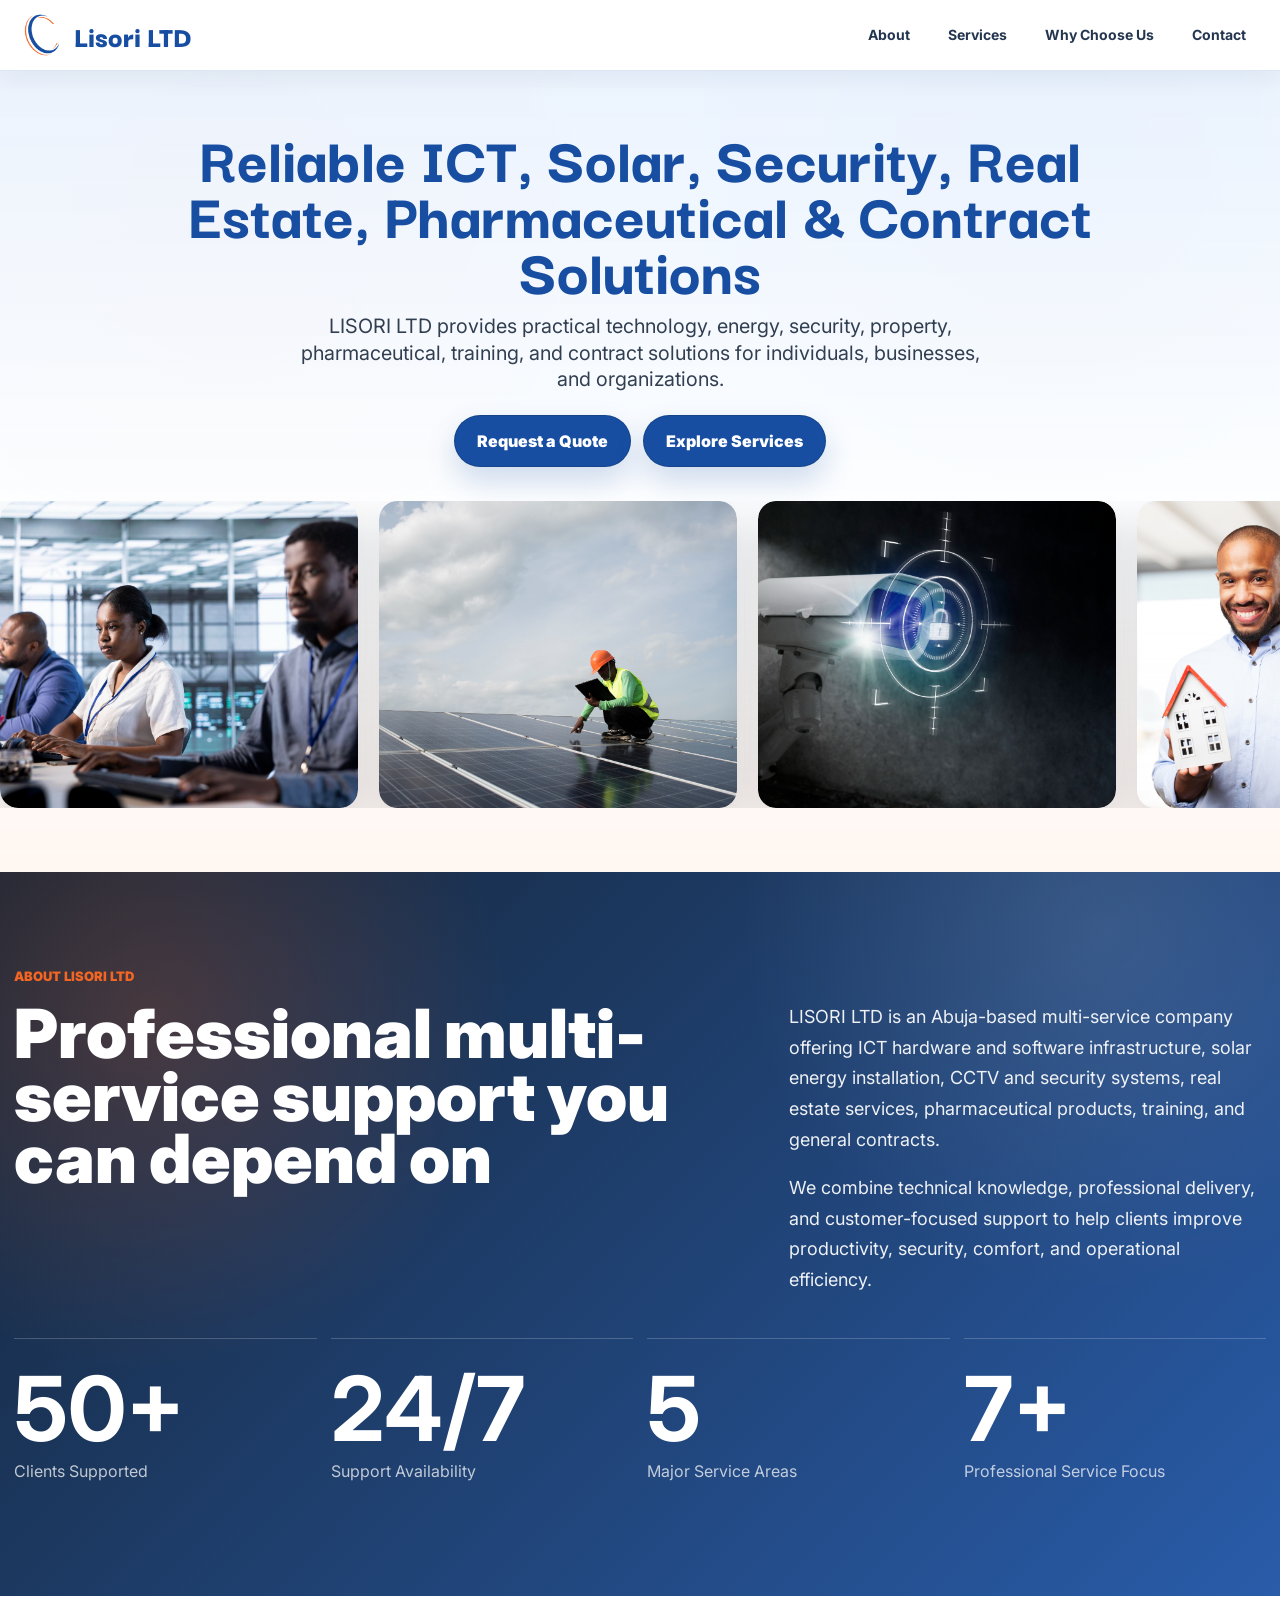
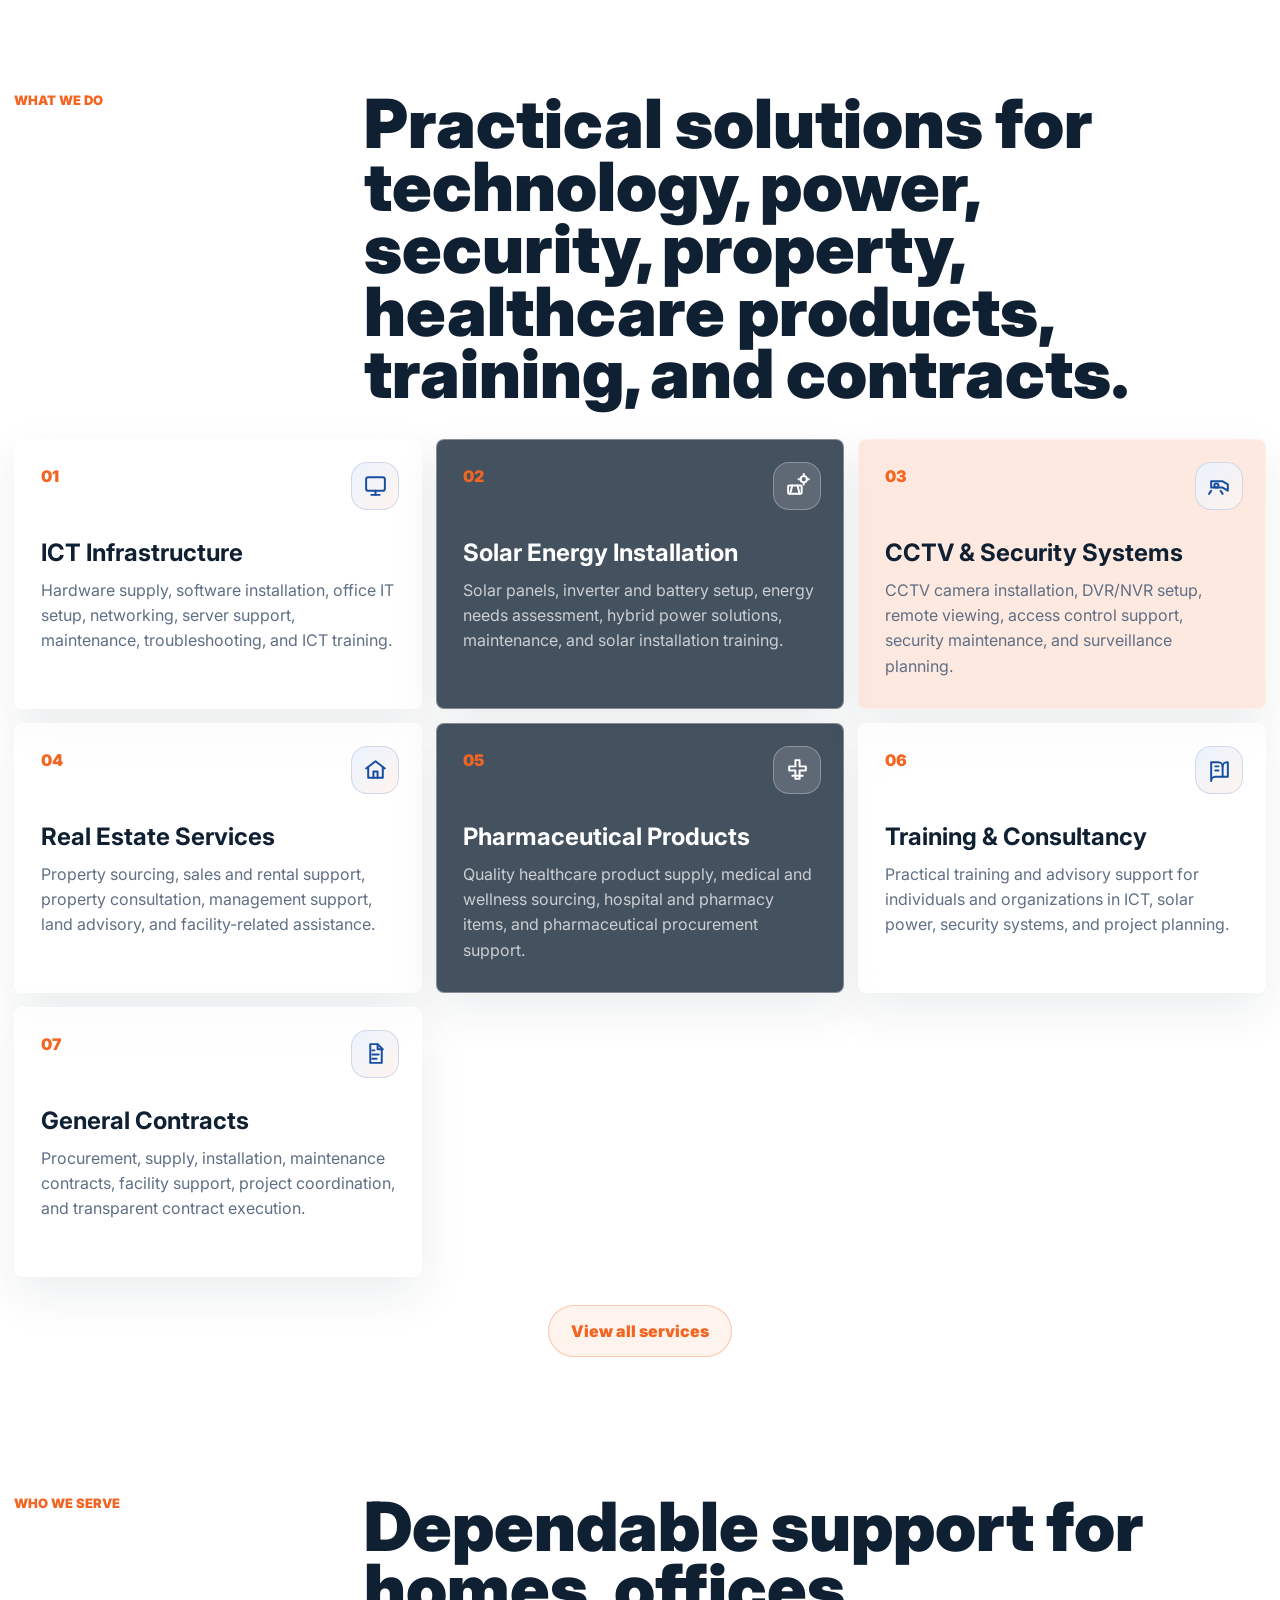
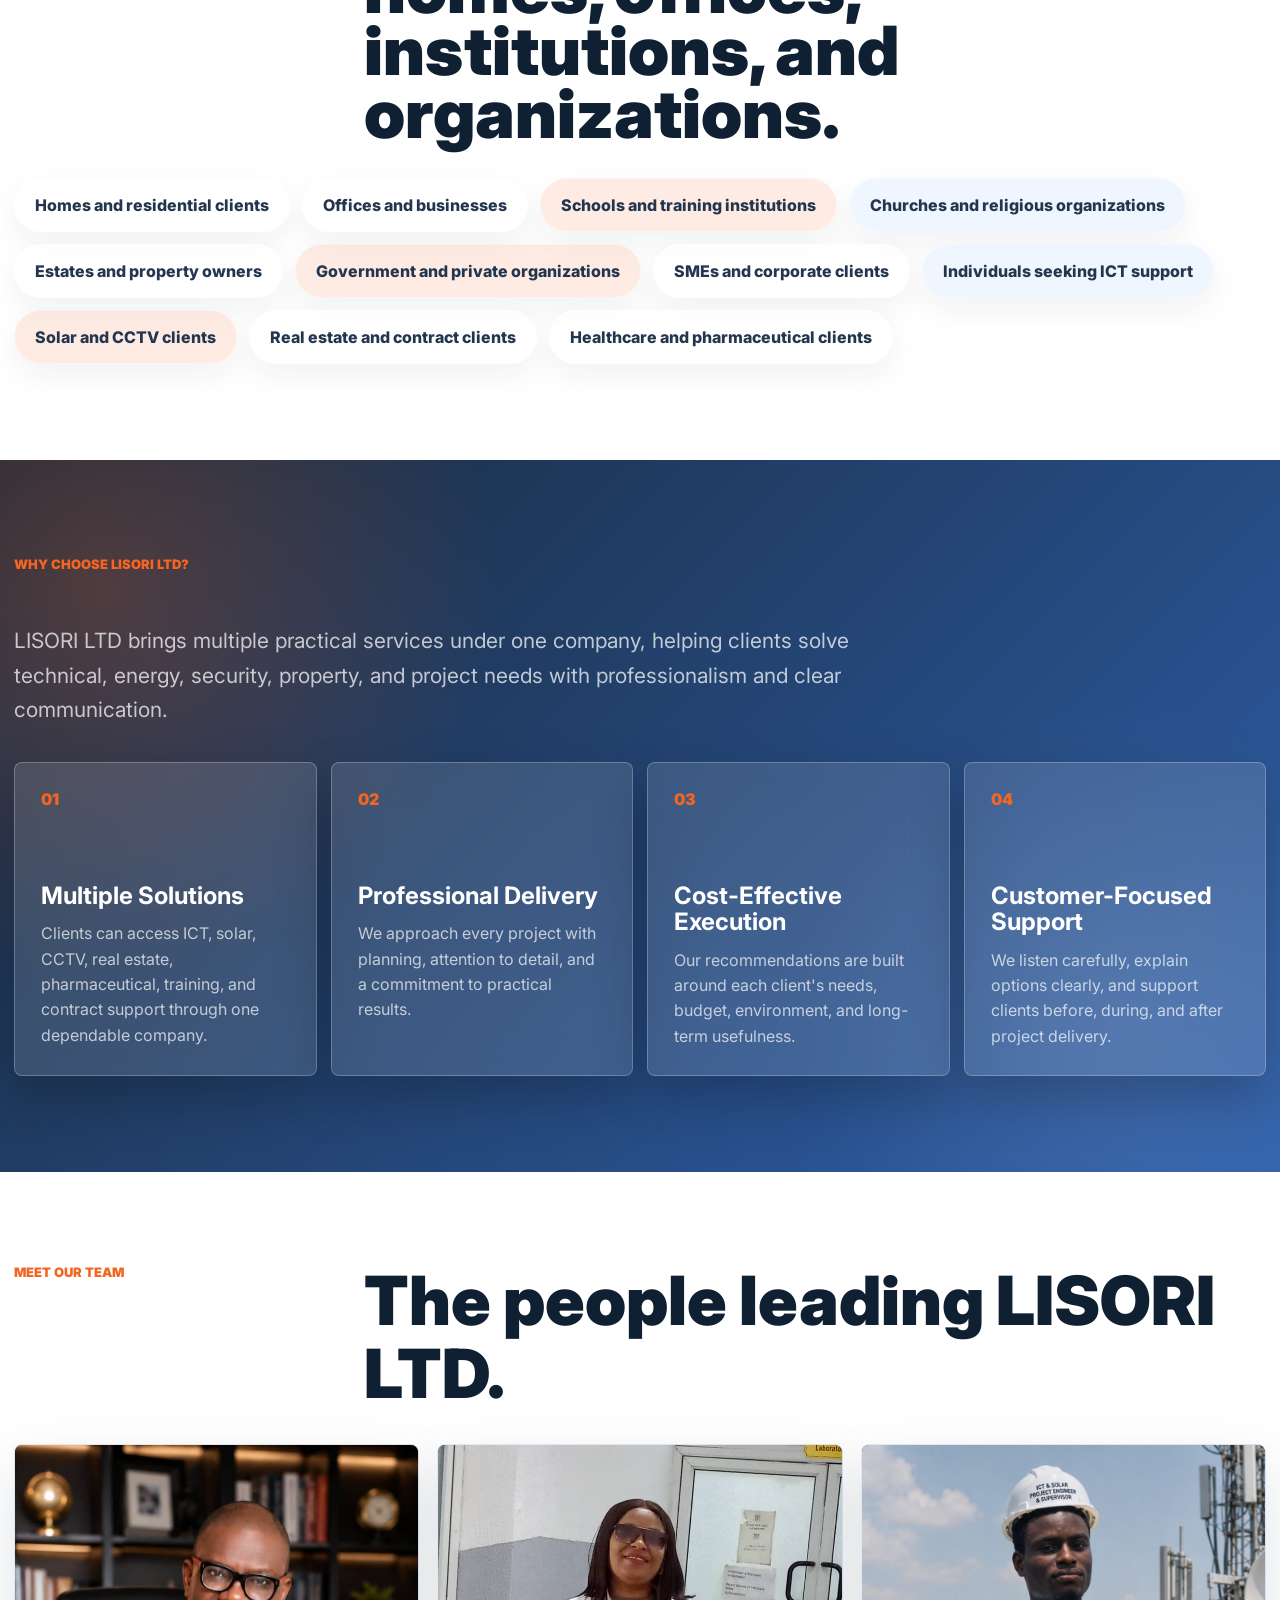
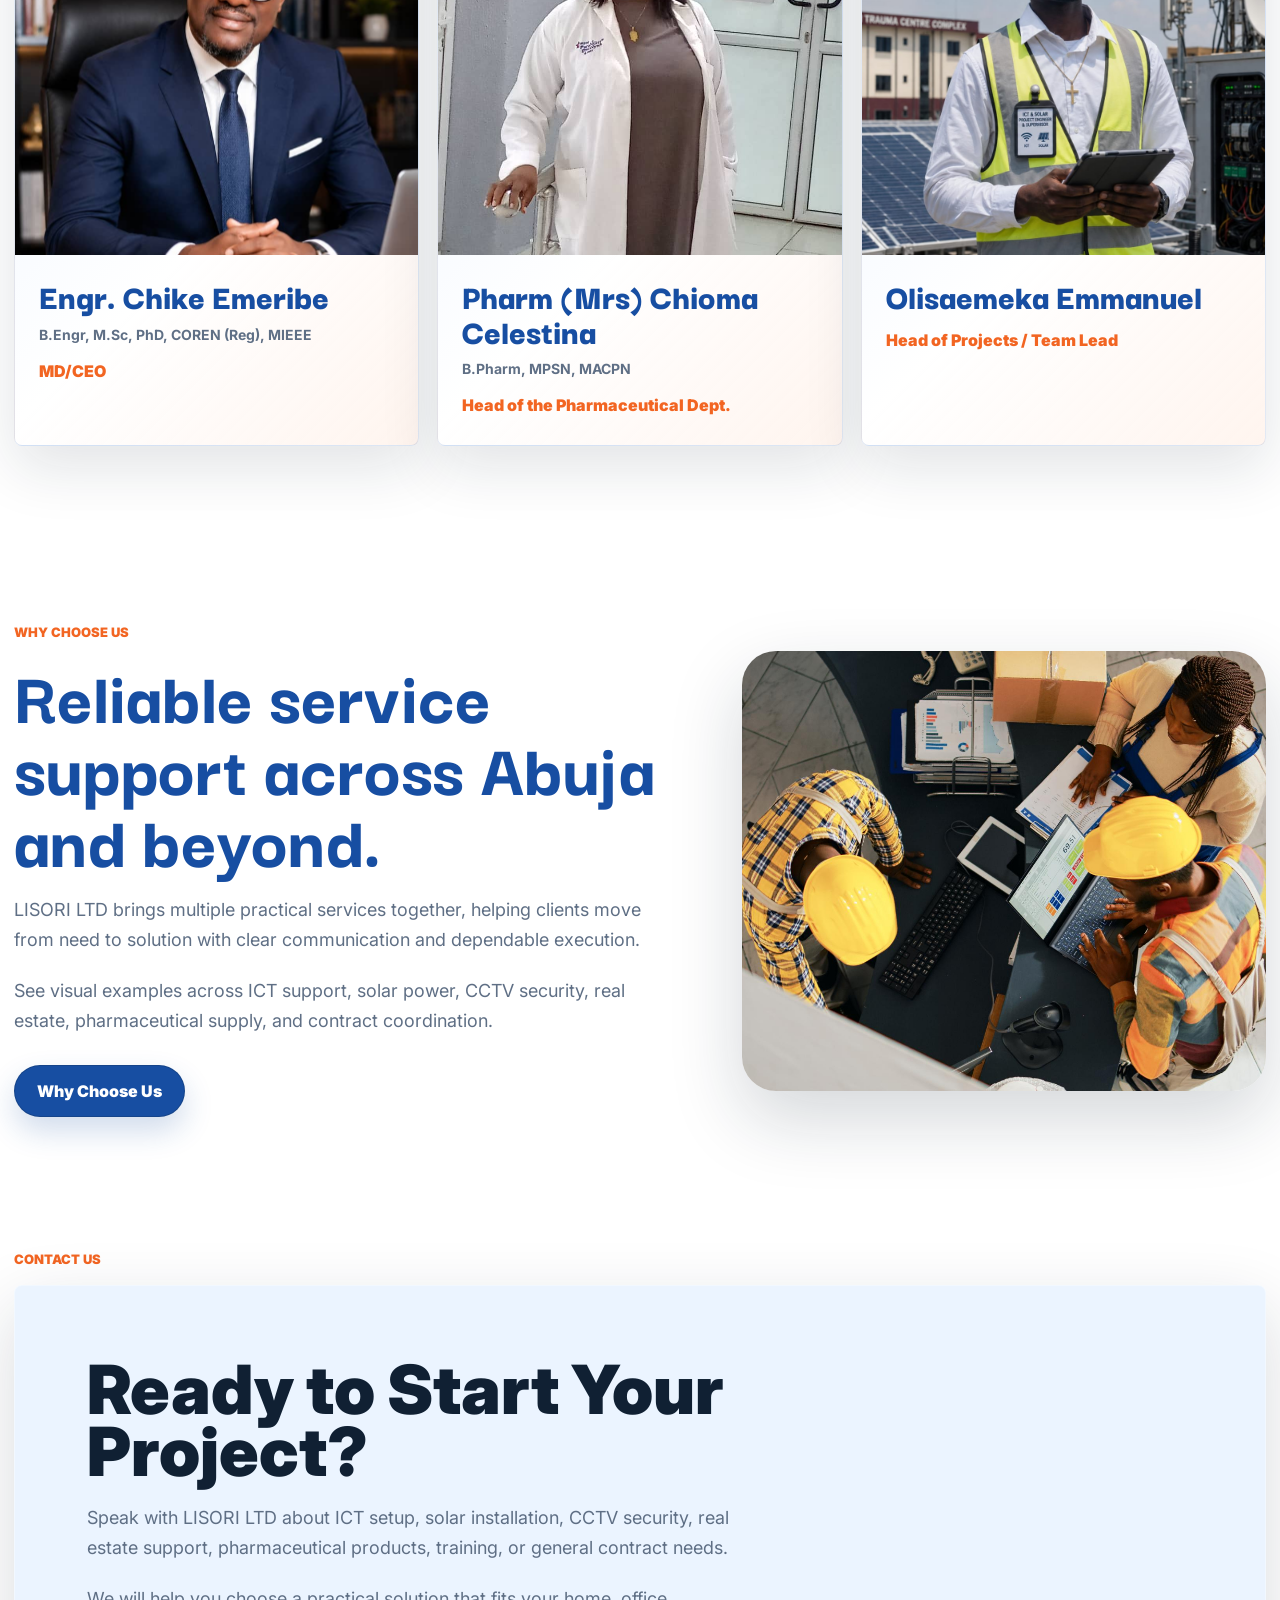
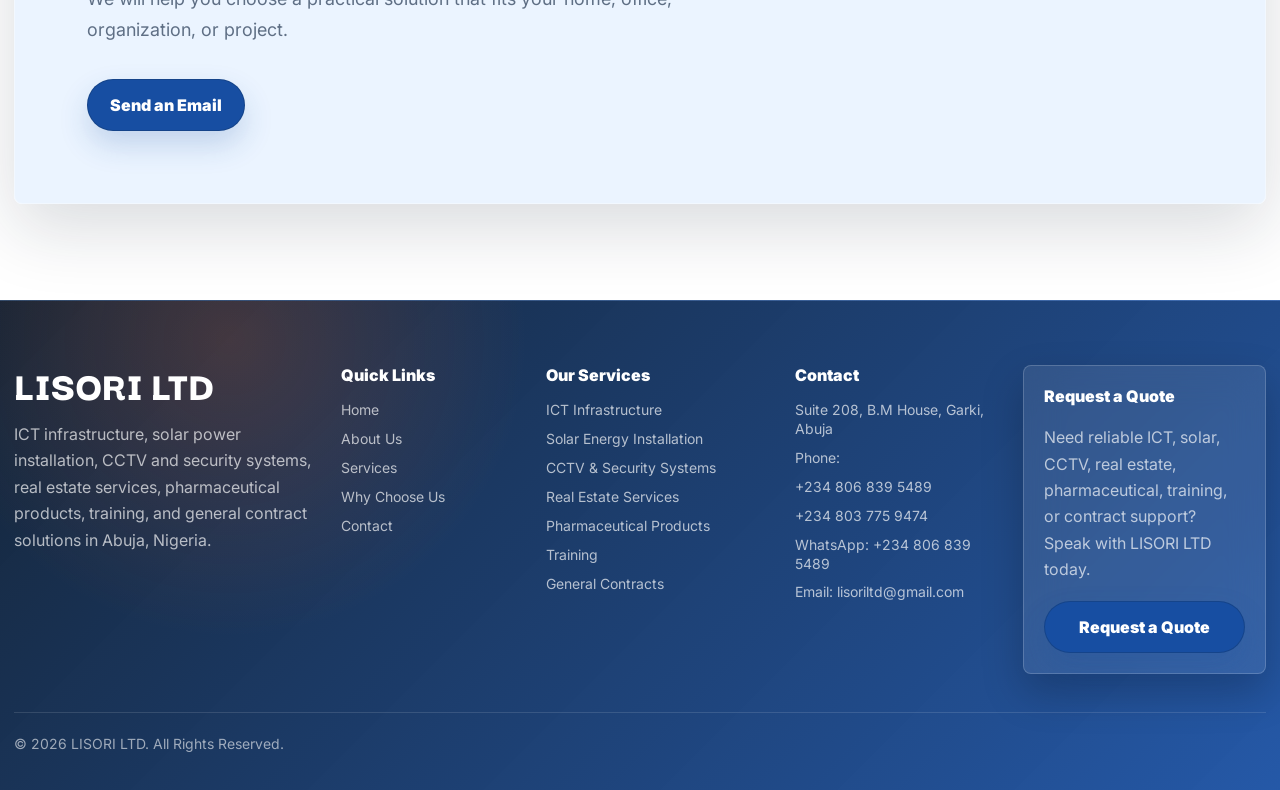
<file: index.html>
<!DOCTYPE html>
<html lang="en">
<head>
  <meta charset="UTF-8">
  <meta name="viewport" content="width=device-width, initial-scale=1.0">
  <title>LISORI LTD | ICT, Solar, CCTV, Real Estate &amp; Contracts</title>
  <meta name="description" content="LISORI LTD provides ICT infrastructure, solar power installation, CCTV security systems, real estate services, pharmaceutical products, training, and general contract solutions in Abuja, Nigeria.">
  <link rel="canonical" href="https://lisoriltd.com/">
  <meta name="robots" content="index, follow">
  <meta name="theme-color" content="#174EA2">
  <meta name="geo.region" content="NG-FC">
  <meta name="geo.placename" content="Abuja">
  <meta property="og:site_name" content="LISORI LTD">
  <meta property="og:type" content="website">
  <meta property="og:url" content="https://lisoriltd.com/">
  <meta property="og:title" content="LISORI LTD | ICT, Solar, CCTV, Real Estate &amp; Contracts">
  <meta property="og:description" content="ICT infrastructure, solar power installation, CCTV security systems, real estate services, pharmaceutical products, training, and general contract solutions in Abuja, Nigeria.">
  <meta property="og:image" content="https://lisoriltd.com/assets/118154.jpg">
  <meta name="twitter:card" content="summary_large_image">
  <meta name="twitter:title" content="LISORI LTD | ICT, Solar, CCTV, Real Estate &amp; Contracts">
  <meta name="twitter:description" content="ICT infrastructure, solar power installation, CCTV security systems, real estate services, pharmaceutical products, training, and general contract solutions in Abuja, Nigeria.">
  <meta name="twitter:image" content="https://lisoriltd.com/assets/118154.jpg">
  <link rel="preconnect" href="https://fonts.googleapis.com">
  <link rel="preconnect" href="https://fonts.gstatic.com" crossorigin>
  <link rel="preload" as="image" href="assets/118154.jpg">
  <link href="https://fonts.googleapis.com/css2?family=Darker+Grotesque:wght@700;800;900&family=Inter:wght@400;500;600;700;800;900&display=swap" rel="stylesheet">
  <link rel="icon" type="image/png" href="assets/Lisori2 logo.png">
  <link rel="stylesheet" href="styles.css">
  <script type="application/ld+json">
    {
      "@context": "https://schema.org",
      "@type": "ProfessionalService",
      "name": "LISORI LTD",
      "url": "https://lisoriltd.com/",
      "image": "https://lisoriltd.com/assets/118154.jpg",
      "description": "Multi-service solutions company providing ICT infrastructure, solar power installation, CCTV security systems, real estate services, pharmaceutical products, training, and general contract solutions.",
      "telephone": "+2348068395489",
      "email": "lisoriltd@gmail.com",
      "address": {
        "@type": "PostalAddress",
        "streetAddress": "Suite 208, B.M House, Garki",
        "addressLocality": "Abuja",
        "addressRegion": "FCT",
        "addressCountry": "NG"
      },
      "areaServed": ["Abuja", "Nigeria"],
      "serviceType": [
        "ICT Hardware and Software Infrastructure",
        "Solar Energy Power Installation",
        "CCTV Camera and Security Installation",
        "Real Estate Services",
        "Pharmaceutical Products and Services",
        "General Contracts",
        "Training and Consultancy"
      ]
    }
  </script>
</head>
<body>
  <a class="skip-link" href="#top">Skip to content</a>
  <header class="site-header">
    <a class="brand" href="#top" aria-label="Lisori LTD home">
      <img class="brand-mark" src="assets/Lisori2 logo.png" alt="" aria-hidden="true" decoding="async">
      <span class="brand-name">Lisori LTD</span>
    </a>

    <button class="menu-toggle" type="button" aria-label="Open menu" aria-expanded="false">
      <span></span>
      <span></span>
    </button>

    <nav class="nav-links" aria-label="Primary navigation">
      <a href="about.html">About</a>
      <a href="services.html">Services</a>
      <a href="work.html">Why Choose Us</a>
      <a href="contact.html">Contact</a>
      <a class="mobile-nav-cta" href="mailto:lisoriltd@gmail.com?subject=Quote%20Request%20for%20LISORI%20LTD&body=Hello%20LISORI%20LTD%2C%0A%0AI%20would%20like%20to%20request%20a%20quote.%0A%0AName%3A%0APhone%3A%0ALocation%3A%0AService%20needed%3A%0AMessage%3A">Request Quote</a>
    </nav>
  </header>

  <main id="top">
    <section class="hero hero-led">
      <div class="hero-copy reveal">
        <h1>
          <span>Reliable ICT, Solar, Security, Real Estate, Pharmaceutical &amp; Contract Solutions</span>
        </h1>
        <p class="hero-text">LISORI LTD provides practical technology, energy, security, property, pharmaceutical, training, and contract solutions for individuals, businesses, and organizations.</p>
        <div class="hero-actions">
          <a class="button button-primary" href="mailto:lisoriltd@gmail.com?subject=Quote%20Request%20for%20LISORI%20LTD&body=Hello%20LISORI%20LTD%2C%0A%0AI%20would%20like%20to%20request%20a%20quote.%0A%0AName%3A%0APhone%3A%0ALocation%3A%0AService%20needed%3A%0AMessage%3A">
            Request a Quote
          </a>
          <a class="button button-primary" href="#services">Explore Services</a>
        </div>
      </div>

      <div class="hero-led-gallery reveal" id="photos" aria-label="LISORI LTD service examples">
        <div class="hero-led-track">
          <figure class="hero-led-card">
            <img src="assets/118154.jpg" alt="ICT support team working in a modern operations room" decoding="async" fetchpriority="high">
          </figure>
          <figure class="hero-led-card">
            <img src="assets/Solar%20installation.jpg" alt="Solar technician inspecting panels on a rooftop installation" loading="lazy" decoding="async">
          </figure>
          <figure class="hero-led-card">
            <img src="assets/CCTV.jpg" alt="Security CCTV camera with digital monitoring interface" loading="lazy" decoding="async">
          </figure>
          <figure class="hero-led-card">
            <img src="assets/Real%20Estate.jpg" alt="Real estate consultant presenting keys to a client" loading="lazy" decoding="async">
          </figure>
          <figure class="hero-led-card">
            <img src="assets/Consultant.jpg" alt="Contract and project support team reviewing plans on site" loading="lazy" decoding="async">
          </figure>
          <figure class="hero-led-card">
            <img src="assets/Pharm.jpg" alt="Pharmaceutical products and healthcare support services" loading="lazy" decoding="async">
          </figure>
          <figure class="hero-led-card" aria-hidden="true">
            <img src="assets/118154.jpg" alt="" loading="lazy" decoding="async">
          </figure>
          <figure class="hero-led-card" aria-hidden="true">
            <img src="assets/Solar%20installation.jpg" alt="" loading="lazy" decoding="async">
          </figure>
          <figure class="hero-led-card" aria-hidden="true">
            <img src="assets/CCTV.jpg" alt="" loading="lazy" decoding="async">
          </figure>
          <figure class="hero-led-card" aria-hidden="true">
            <img src="assets/Real%20Estate.jpg" alt="" loading="lazy" decoding="async">
          </figure>
          <figure class="hero-led-card" aria-hidden="true">
            <img src="assets/Consultant.jpg" alt="" loading="lazy" decoding="async">
          </figure>
          <figure class="hero-led-card" aria-hidden="true">
            <img src="assets/Pharm.jpg" alt="" loading="lazy" decoding="async">
          </figure>
        </div>
      </div>
    </section>

    <section class="about-band" id="about">
      <div class="intro section-pad">
        <div class="section-label reveal">About LISORI LTD</div>
        <div class="intro-grid">
          <h2 class="reveal">Professional multi-service support you can depend on</h2>
          <div class="intro-copy reveal">
            <p>LISORI LTD is an Abuja-based multi-service company offering ICT hardware and software infrastructure, solar energy installation, CCTV and security systems, real estate services, pharmaceutical products, training, and general contracts.</p>
            <p>We combine technical knowledge, professional delivery, and customer-focused support to help clients improve productivity, security, comfort, and operational efficiency.</p>
          </div>
        </div>
      </div>

      <div class="stats section-pad">
        <div class="stat reveal">
          <strong id="eventCount">0</strong>
          <span>Clients Supported</span>
        </div>
        <div class="stat reveal">
          <strong>24/7</strong>
          <span>Support Availability</span>
        </div>
        <div class="stat reveal">
          <strong>5</strong>
          <span>Major Service Areas</span>
        </div>
        <div class="stat reveal">
          <strong>7+</strong>
          <span>Professional Service Focus</span>
        </div>
      </div>
    </section>

    <section class="services section-pad" id="services">
      <div class="section-heading reveal">
        <p class="section-label">What We Do</p>
        <h2>Practical solutions for technology, power, security, property, healthcare products, training, and contracts.</h2>
      </div>

      <div class="service-grid">
        <article class="service-card service-card-static reveal">
          <span class="service-icon" aria-hidden="true">
            <svg viewBox="0 0 24 24" focusable="false">
              <rect x="3" y="4" width="18" height="13" rx="2"></rect>
              <path d="M8 21h8"></path>
              <path d="M12 17v4"></path>
            </svg>
          </span>
          <span class="service-number">01</span>
          <h3>ICT Infrastructure</h3>
          <p>Hardware supply, software installation, office IT setup, networking, server support, maintenance, troubleshooting, and ICT training.</p>
        </article>
        <article class="service-card service-card-static reveal">
          <span class="service-icon" aria-hidden="true">
            <svg viewBox="0 0 24 24" focusable="false">
              <circle cx="18" cy="6" r="3"></circle>
              <path d="M18 1v2"></path>
              <path d="M18 9v2"></path>
              <path d="M13 6h2"></path>
              <path d="M21 6h2"></path>
              <rect x="3" y="12" width="13" height="8" rx="1"></rect>
              <path d="M7 12l-2 8"></path>
              <path d="M12 12l2 8"></path>
            </svg>
          </span>
          <span class="service-number">02</span>
          <h3>Solar Energy Installation</h3>
          <p>Solar panels, inverter and battery setup, energy needs assessment, hybrid power solutions, maintenance, and solar installation training.</p>
        </article>
        <article class="service-card service-card-static reveal">
          <span class="service-icon" aria-hidden="true">
            <svg viewBox="0 0 24 24" focusable="false">
              <path d="M4 8h11l5 3v6l-5-3H4z"></path>
              <circle cx="9" cy="12" r="2"></circle>
              <path d="M4 17l-2 3"></path>
              <path d="M13 17l2 3"></path>
            </svg>
          </span>
          <span class="service-number">03</span>
          <h3>CCTV &amp; Security Systems</h3>
          <p>CCTV camera installation, DVR/NVR setup, remote viewing, access control support, security maintenance, and surveillance planning.</p>
        </article>
        <article class="service-card service-card-static reveal">
          <span class="service-icon" aria-hidden="true">
            <svg viewBox="0 0 24 24" focusable="false">
              <path d="M3 11l9-7 9 7"></path>
              <path d="M5 10v10h14V10"></path>
              <path d="M10 20v-6h4v6"></path>
            </svg>
          </span>
          <span class="service-number">04</span>
          <h3>Real Estate Services</h3>
          <p>Property sourcing, sales and rental support, property consultation, management support, land advisory, and facility-related assistance.</p>
        </article>
        <article class="service-card service-card-static reveal">
          <span class="service-icon" aria-hidden="true">
            <svg viewBox="0 0 24 24" focusable="false">
              <path d="M10 3h4v6h6v4h-6v8h-4v-8H4V9h6z"></path>
              <path d="M7 18h10"></path>
            </svg>
          </span>
          <span class="service-number">05</span>
          <h3>Pharmaceutical Products</h3>
          <p>Quality healthcare product supply, medical and wellness sourcing, hospital and pharmacy items, and pharmaceutical procurement support.</p>
        </article>
        <article class="service-card service-card-static reveal">
          <span class="service-icon" aria-hidden="true">
            <svg viewBox="0 0 24 24" focusable="false">
              <path d="M4 5h7a4 4 0 0 1 4 4v10H8a4 4 0 0 0-4 4z"></path>
              <path d="M15 9a4 4 0 0 1 4-4h1v14h-5"></path>
              <path d="M8 9h3"></path>
              <path d="M8 13h3"></path>
            </svg>
          </span>
          <span class="service-number">06</span>
          <h3>Training &amp; Consultancy</h3>
          <p>Practical training and advisory support for individuals and organizations in ICT, solar power, security systems, and project planning.</p>
        </article>
        <article class="service-card service-card-static reveal">
          <span class="service-icon" aria-hidden="true">
            <svg viewBox="0 0 24 24" focusable="false">
              <path d="M7 3h7l4 4v14H7z"></path>
              <path d="M14 3v5h5"></path>
              <path d="M9 13h6"></path>
              <path d="M9 17h4"></path>
              <path d="M9 9h2"></path>
            </svg>
          </span>
          <span class="service-number">07</span>
          <h3>General Contracts</h3>
          <p>Procurement, supply, installation, maintenance contracts, facility support, project coordination, and transparent contract execution.</p>
        </article>
      </div>

      <div class="section-action reveal">
        <a class="button button-secondary" href="services.html">View all services</a>
      </div>
    </section>

    <section class="event-types section-pad">
      <div class="section-heading reveal">
        <p class="section-label">Who We Serve</p>
        <h2>Dependable support for homes, offices, institutions, and organizations.</h2>
      </div>

      <div class="event-type-grid reveal" aria-label="Clients served by LISORI LTD">
        <span>Homes and residential clients</span>
        <span>Offices and businesses</span>
        <span>Schools and training institutions</span>
        <span>Churches and religious organizations</span>
        <span>Estates and property owners</span>
        <span>Government and private organizations</span>
        <span>SMEs and corporate clients</span>
        <span>Individuals seeking ICT support</span>
        <span>Solar and CCTV clients</span>
        <span>Real estate and contract clients</span>
        <span>Healthcare and pharmaceutical clients</span>
      </div>
    </section>

    <section class="showcase section-pad" id="work">
      <div class="showcase-header reveal">
        <p class="section-label">Why Choose LISORI LTD?</p>
      </div>

      <p class="showcase-intro reveal">LISORI LTD brings multiple practical services under one company, helping clients solve technical, energy, security, property, and project needs with professionalism and clear communication.</p>

      <div class="why-card-grid">
        <article class="why-card reveal">
          <span>01</span>
          <h3>Multiple Solutions</h3>
          <p>Clients can access ICT, solar, CCTV, real estate, pharmaceutical, training, and contract support through one dependable company.</p>
        </article>
        <article class="why-card reveal">
          <span>02</span>
          <h3>Professional Delivery</h3>
          <p>We approach every project with planning, attention to detail, and a commitment to practical results.</p>
        </article>
        <article class="why-card reveal">
          <span>03</span>
          <h3>Cost-Effective Execution</h3>
          <p>Our recommendations are built around each client's needs, budget, environment, and long-term usefulness.</p>
        </article>
        <article class="why-card reveal">
          <span>04</span>
          <h3>Customer-Focused Support</h3>
          <p>We listen carefully, explain options clearly, and support clients before, during, and after project delivery.</p>
        </article>
      </div>
    </section>

    <section class="team-section section-pad" aria-labelledby="team-title">
      <div class="section-heading reveal">
        <p class="section-label">Meet Our Team</p>
        <h2 id="team-title">The people leading LISORI LTD.</h2>
      </div>

      <div class="team-grid reveal">
        <article class="team-card">
          <figure class="team-photo">
            <img src="assets/team/Chike%20Emeribe,%20B.Engr.jpeg" alt="Engr. Chike Emeribe" loading="lazy" decoding="async">
          </figure>
          <div class="team-copy">
            <h3>Engr. Chike Emeribe</h3>
            <p class="team-credentials">B.Engr, M.Sc, PhD, COREN (Reg), MIEEE</p>
            <p class="team-role">MD/CEO</p>
          </div>
        </article>

        <article class="team-card">
          <figure class="team-photo">
            <img src="assets/team/Chioma%20Celestina.jpeg" alt="Pharm Mrs Chioma Celestina" loading="lazy" decoding="async">
          </figure>
          <div class="team-copy">
            <h3>Pharm (Mrs) Chioma Celestina</h3>
            <p class="team-credentials">B.Pharm, MPSN, MACPN</p>
            <p class="team-role">Head of the Pharmaceutical Dept.</p>
          </div>
        </article>

        <article class="team-card">
          <figure class="team-photo">
            <img src="assets/team/Olisa%20Emmanuel%20.jpeg" alt="Olisaemeka Emmanuel" loading="lazy" decoding="async">
          </figure>
          <div class="team-copy">
            <h3>Olisaemeka Emmanuel</h3>
            <p class="team-role">Head of Projects / Team Lead</p>
          </div>
        </article>
      </div>
    </section>

    <section class="our-work-preview section-pad">
      <div class="work-preview-copy reveal">
        <p class="section-label">Why Choose Us</p>
        <h2>Reliable service support across Abuja and beyond.</h2>
        <p>LISORI LTD brings multiple practical services together, helping clients move from need to solution with clear communication and dependable execution.</p>
        <p>See visual examples across ICT support, solar power, CCTV security, real estate, pharmaceutical supply, and contract coordination.</p>
        <a class="button button-primary" href="work.html">Why Choose Us</a>
      </div>
      <figure class="work-preview-media reveal">
        <img src="assets/Consultant.jpg" alt="LISORI LTD project team reviewing plans and delivery details" loading="lazy" decoding="async">
      </figure>
    </section>

    <section class="contact section-pad" id="contact">
      <p class="section-label reveal">Contact Us</p>
      <div class="contact-panel reveal">
        <h2>Ready to Start Your Project?</h2>
        <p>Speak with LISORI LTD about ICT setup, solar installation, CCTV security, real estate support, pharmaceutical products, training, or general contract needs.</p>
        <p>We will help you choose a practical solution that fits your home, office, organization, or project.</p>
        <div class="contact-actions">
          <a class="button button-primary" href="mailto:lisoriltd@gmail.com?subject=Service%20Enquiry%20for%20LISORI%20LTD&body=Hello%20LISORI%20LTD%2C%0A%0AI%20would%20like%20to%20make%20an%20enquiry%20about%20your%20services.%0A%0AName%3A%0APhone%3A%0ALocation%3A%0AService%20needed%3A%0AMessage%3A">Send an Email</a>
        </div>
      </div>
    </section>
  </main>

  <footer class="site-footer">
    <div class="footer-grid">
      <div class="footer-brand">
        <h2>LISORI LTD</h2>
        <p>ICT infrastructure, solar power installation, CCTV and security systems, real estate services, pharmaceutical products, training, and general contract solutions in Abuja, Nigeria.</p>
      </div>

      <div>
        <h3>Quick Links</h3>
        <nav class="footer-links" aria-label="Footer quick links">
          <a href="index.html">Home</a>
          <a href="about.html">About Us</a>
          <a href="services.html">Services</a>
          <a href="work.html">Why Choose Us</a>
          <a href="contact.html">Contact</a>
        </nav>
      </div>

      <div>
        <h3>Our Services</h3>
        <nav class="footer-links" aria-label="Footer services">
          <a href="services.html">ICT Infrastructure</a>
          <a href="services.html">Solar Energy Installation</a>
          <a href="services.html">CCTV &amp; Security Systems</a>
          <a href="services.html">Real Estate Services</a>
          <a href="services.html">Pharmaceutical Products</a>
          <a href="services.html">Training</a>
          <a href="services.html">General Contracts</a>
        </nav>
      </div>

      <div>
        <h3>Contact</h3>
        <div class="footer-links">
          <span>Suite 208, B.M House, Garki, Abuja</span>
          <span>Phone:</span>
          <a href="tel:+2348068395489">+234 806 839 5489</a>
          <a href="tel:+2348037759474">+234 803 775 9474</a>
          <a href="https://wa.me/2348068395489" target="_blank" rel="noopener">WhatsApp: +234 806 839 5489</a>
          <a href="mailto:lisoriltd@gmail.com">Email: lisoriltd@gmail.com</a>
        </div>
      </div>

      <div class="footer-cta">
        <h3>Request a Quote</h3>
        <p>Need reliable ICT, solar, CCTV, real estate, pharmaceutical, training, or contract support? Speak with LISORI LTD today.</p>
        <a class="button button-primary" href="mailto:lisoriltd@gmail.com?subject=Quote%20Request%20for%20LISORI%20LTD&body=Hello%20LISORI%20LTD%2C%0A%0AI%20would%20like%20to%20request%20a%20quote.%0A%0AName%3A%0APhone%3A%0ALocation%3A%0AService%20needed%3A%0AMessage%3A">Request a Quote</a>
      </div>
    </div>

    <div class="footer-bottom">
      <span>&copy; 2026 LISORI LTD. All Rights Reserved.</span>
    </div>
  </footer>

  <script src="script.js"></script>
</body>
</html>
</file>
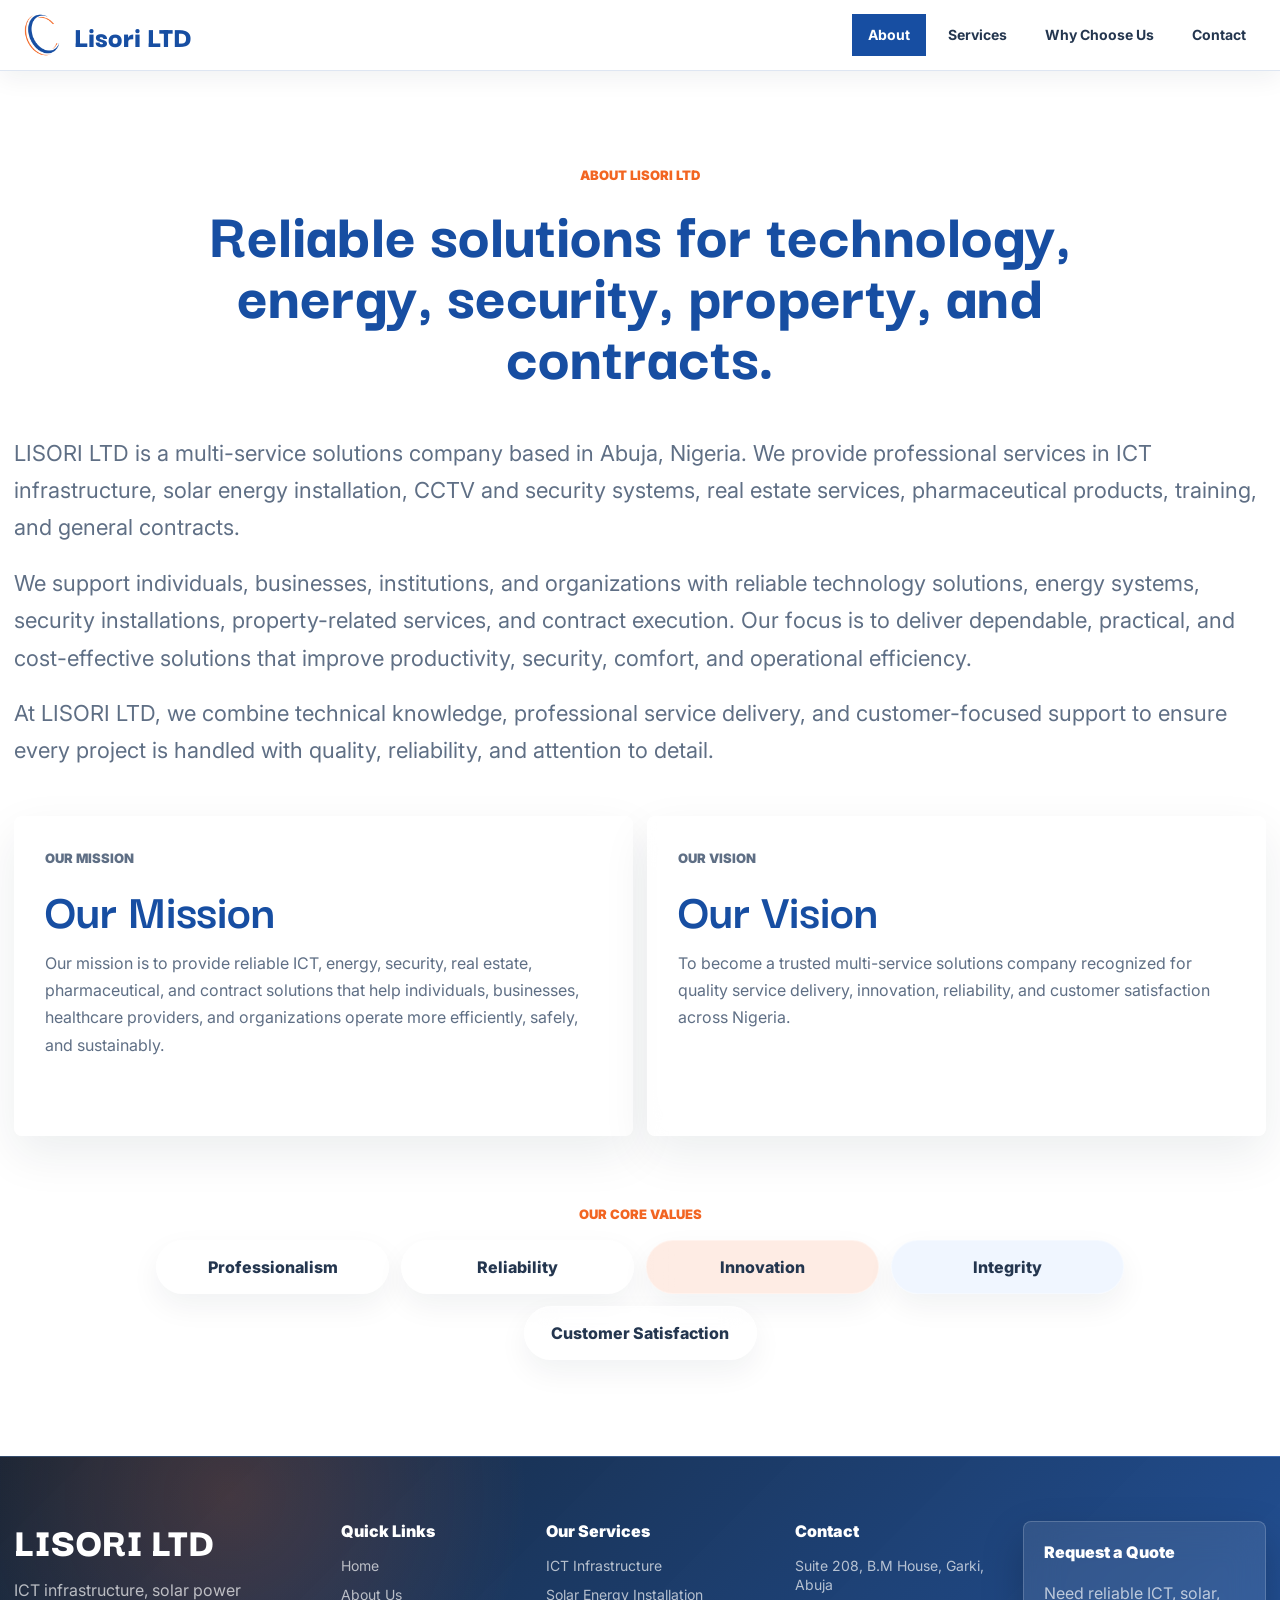
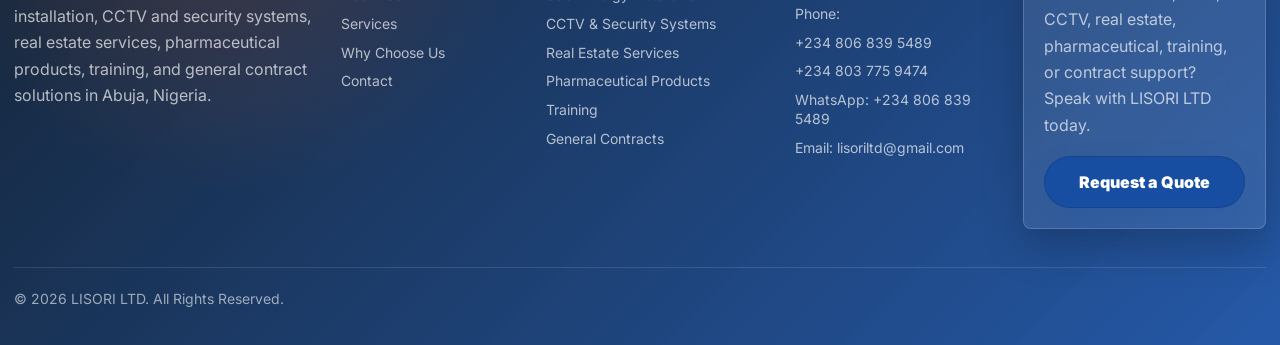
<file: about.html>
<!DOCTYPE html>
<html lang="en">
<head>
  <meta charset="UTF-8">
  <meta name="viewport" content="width=device-width, initial-scale=1.0">
  <title>About LISORI LTD | Multi-Service Solutions Company</title>
  <meta name="description" content="Learn about LISORI LTD, an Abuja-based multi-service company providing ICT infrastructure, solar installation, CCTV security, real estate, pharmaceutical products, training, and contract solutions.">
  <link rel="canonical" href="https://lisoriltd.com/about.html">
  <meta name="robots" content="index, follow">
  <meta name="theme-color" content="#174EA2">
  <meta name="geo.region" content="NG-FC">
  <meta name="geo.placename" content="Abuja">
  <meta property="og:site_name" content="LISORI LTD">
  <meta property="og:type" content="website">
  <meta property="og:url" content="https://lisoriltd.com/about.html">
  <meta property="og:title" content="About LISORI LTD | Multi-Service Solutions Company">
  <meta property="og:description" content="Learn about LISORI LTD, an Abuja-based multi-service company providing ICT infrastructure, solar installation, CCTV security, real estate, pharmaceutical products, training, and contract solutions.">
  <meta property="og:image" content="https://lisoriltd.com/assets/118154.jpg">
  <meta name="twitter:card" content="summary_large_image">
  <meta name="twitter:title" content="About LISORI LTD | Multi-Service Solutions Company">
  <meta name="twitter:description" content="Learn about LISORI LTD, an Abuja-based multi-service company providing ICT infrastructure, solar installation, CCTV security, real estate, pharmaceutical products, training, and contract solutions.">
  <meta name="twitter:image" content="https://lisoriltd.com/assets/118154.jpg">
  <link rel="preconnect" href="https://fonts.googleapis.com">
  <link rel="preconnect" href="https://fonts.gstatic.com" crossorigin>
  <link href="https://fonts.googleapis.com/css2?family=Darker+Grotesque:wght@700;800;900&family=Inter:wght@400;500;600;700;800;900&display=swap" rel="stylesheet">
  <link rel="icon" type="image/png" href="assets/Lisori2 logo.png">
  <link rel="stylesheet" href="styles.css">
</head>
<body>
  <a class="skip-link" href="#top">Skip to content</a>
  <header class="site-header">
    <a class="brand" href="index.html" aria-label="Lisori LTD home">
      <img class="brand-mark" src="assets/Lisori2 logo.png" alt="" aria-hidden="true" decoding="async">
      <span class="brand-name">Lisori LTD</span>
    </a>

    <button class="menu-toggle" type="button" aria-label="Open menu" aria-expanded="false">
      <span></span>
      <span></span>
    </button>

    <nav class="nav-links" aria-label="Primary navigation">
      <a href="about.html" aria-current="page">About</a>
      <a href="services.html">Services</a>
      <a href="work.html">Why Choose Us</a>
      <a href="contact.html">Contact</a>
      <a class="mobile-nav-cta" href="mailto:lisoriltd@gmail.com?subject=Quote%20Request%20for%20LISORI%20LTD&body=Hello%20LISORI%20LTD%2C%0A%0AI%20would%20like%20to%20request%20a%20quote.%0A%0AName%3A%0APhone%3A%0ALocation%3A%0AService%20needed%3A%0AMessage%3A">Request Quote</a>
    </nav>
  </header>

  <main id="top">
    <section class="page-hero section-pad">
      <p class="section-label reveal">About LISORI LTD</p>
      <h1 class="about-title reveal">Reliable solutions for technology, energy, security, property, and contracts.</h1>
    </section>

    <section class="about-page section-pad">
      <div class="about-story reveal">
        <p>LISORI LTD is a multi-service solutions company based in Abuja, Nigeria. We provide professional services in ICT infrastructure, solar energy installation, CCTV and security systems, real estate services, pharmaceutical products, training, and general contracts.</p>
        <p>We support individuals, businesses, institutions, and organizations with reliable technology solutions, energy systems, security installations, property-related services, and contract execution. Our focus is to deliver dependable, practical, and cost-effective solutions that improve productivity, security, comfort, and operational efficiency.</p>
        <p>At LISORI LTD, we combine technical knowledge, professional service delivery, and customer-focused support to ensure every project is handled with quality, reliability, and attention to detail.</p>
      </div>

      <div class="about-card-grid">
        <article class="about-card reveal">
          <p class="section-label">Our Mission</p>
          <h2>Our Mission</h2>
        <p>Our mission is to provide reliable ICT, energy, security, real estate, pharmaceutical, and contract solutions that help individuals, businesses, healthcare providers, and organizations operate more efficiently, safely, and sustainably.</p>
        </article>
        <article class="about-card reveal">
          <p class="section-label">Our Vision</p>
          <h2>Our Vision</h2>
          <p>To become a trusted multi-service solutions company recognized for quality service delivery, innovation, reliability, and customer satisfaction across Nigeria.</p>
        </article>
      </div>

      <div class="core-values reveal">
        <p class="section-label">Our Core Values</p>
        <div class="event-type-grid core-value-grid">
          <span>Professionalism</span>
          <span>Reliability</span>
          <span>Innovation</span>
          <span>Integrity</span>
          <span>Customer Satisfaction</span>
        </div>
      </div>
    </section>
  </main>

  <footer class="site-footer">
    <div class="footer-grid">
      <div class="footer-brand">
        <h2>LISORI LTD</h2>
        <p>ICT infrastructure, solar power installation, CCTV and security systems, real estate services, pharmaceutical products, training, and general contract solutions in Abuja, Nigeria.</p>
      </div>
      <div>
        <h3>Quick Links</h3>
        <nav class="footer-links" aria-label="Footer quick links">
          <a href="index.html">Home</a>
          <a href="about.html">About Us</a>
          <a href="services.html">Services</a>
          <a href="work.html">Why Choose Us</a>
          <a href="contact.html">Contact</a>
        </nav>
      </div>
      <div>
        <h3>Our Services</h3>
        <nav class="footer-links" aria-label="Footer services">
          <a href="services.html">ICT Infrastructure</a>
          <a href="services.html">Solar Energy Installation</a>
          <a href="services.html">CCTV &amp; Security Systems</a>
          <a href="services.html">Real Estate Services</a>
          <a href="services.html">Pharmaceutical Products</a>
          <a href="services.html">Training</a>
          <a href="services.html">General Contracts</a>
        </nav>
      </div>
      <div>
        <h3>Contact</h3>
        <div class="footer-links">
          <span>Suite 208, B.M House, Garki, Abuja</span>
          <span>Phone:</span>
          <a href="tel:+2348068395489">+234 806 839 5489</a>
          <a href="tel:+2348037759474">+234 803 775 9474</a>
          <a href="https://wa.me/2348068395489" target="_blank" rel="noopener">WhatsApp: +234 806 839 5489</a>
          <a href="mailto:lisoriltd@gmail.com">Email: lisoriltd@gmail.com</a>
        </div>
      </div>
      <div class="footer-cta">
        <h3>Request a Quote</h3>
        <p>Need reliable ICT, solar, CCTV, real estate, pharmaceutical, training, or contract support? Speak with LISORI LTD today.</p>
        <a class="button button-primary" href="mailto:lisoriltd@gmail.com?subject=Quote%20Request%20for%20LISORI%20LTD&body=Hello%20LISORI%20LTD%2C%0A%0AI%20would%20like%20to%20request%20a%20quote.%0A%0AName%3A%0APhone%3A%0ALocation%3A%0AService%20needed%3A%0AMessage%3A">Request a Quote</a>
      </div>
    </div>
    <div class="footer-bottom">
      <span>&copy; 2026 LISORI LTD. All Rights Reserved.</span>
    </div>
  </footer>

  <script src="script.js"></script>
</body>
</html>
</file>
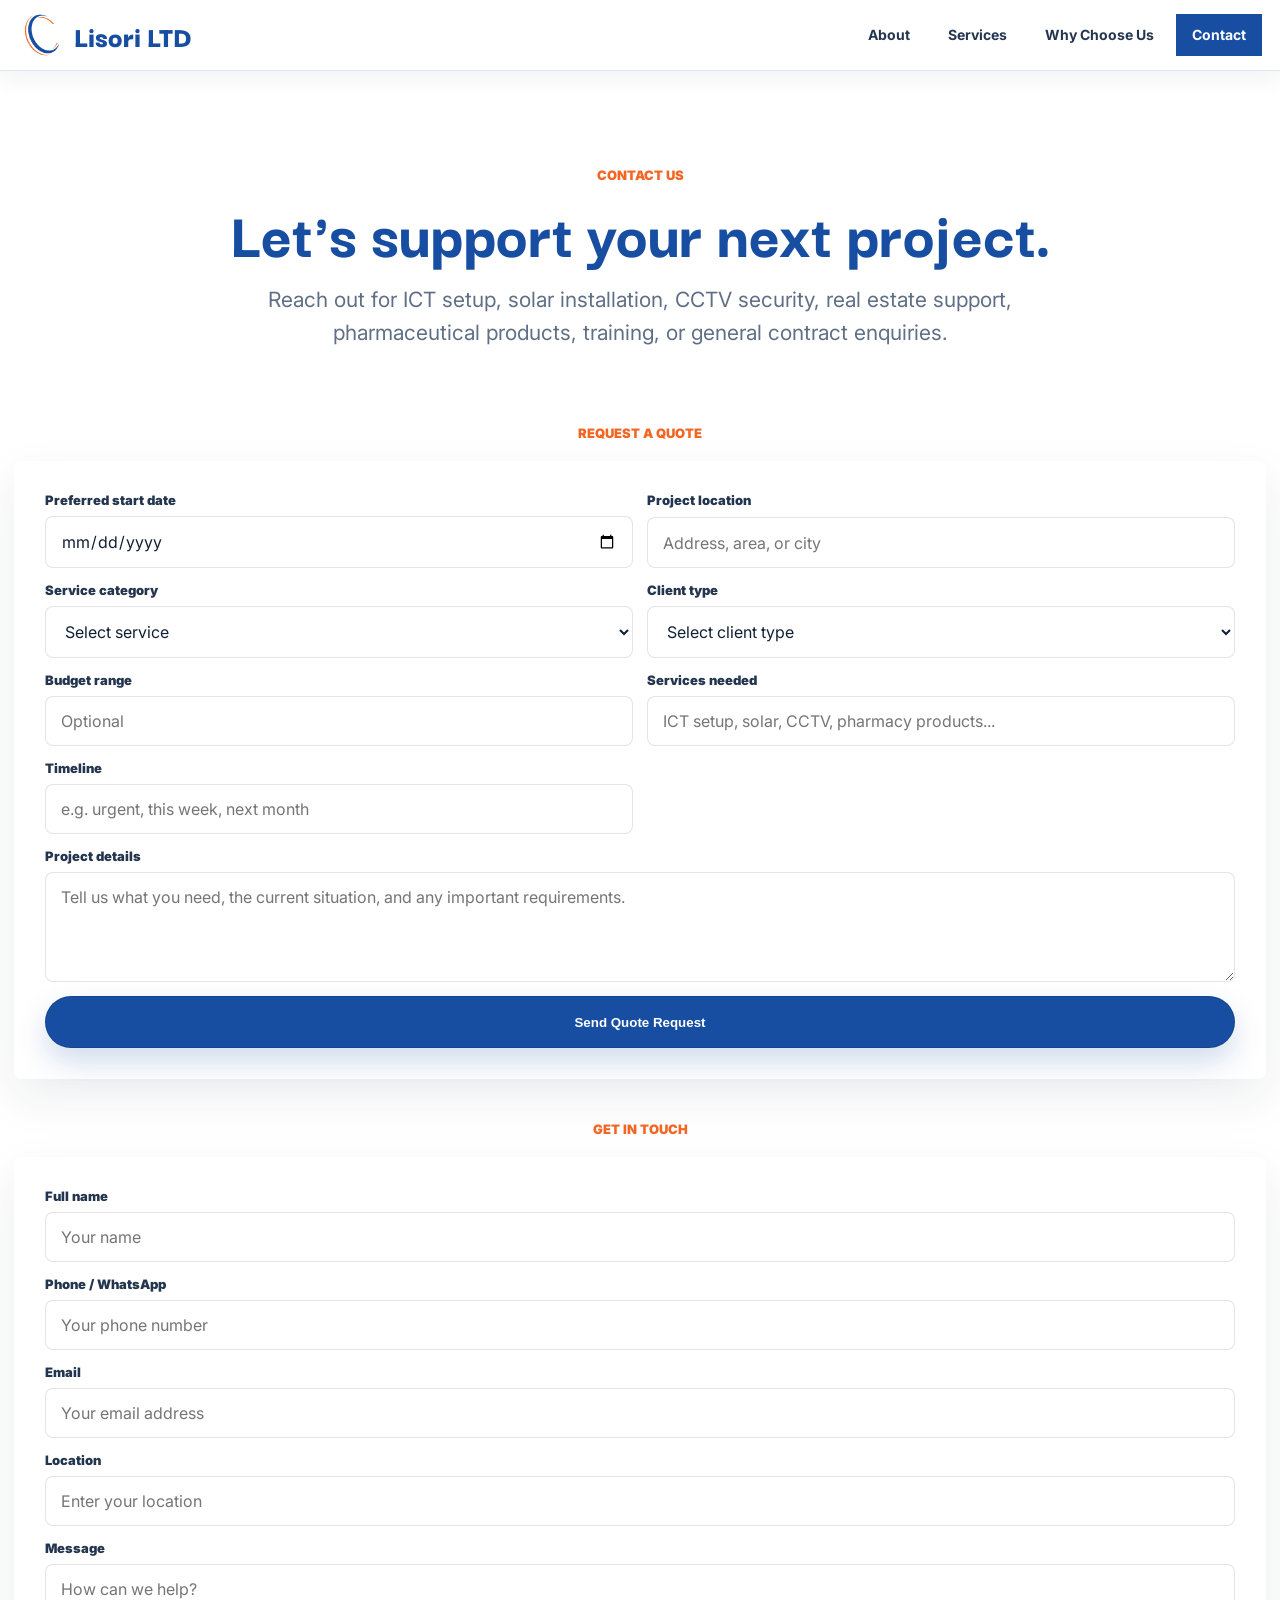
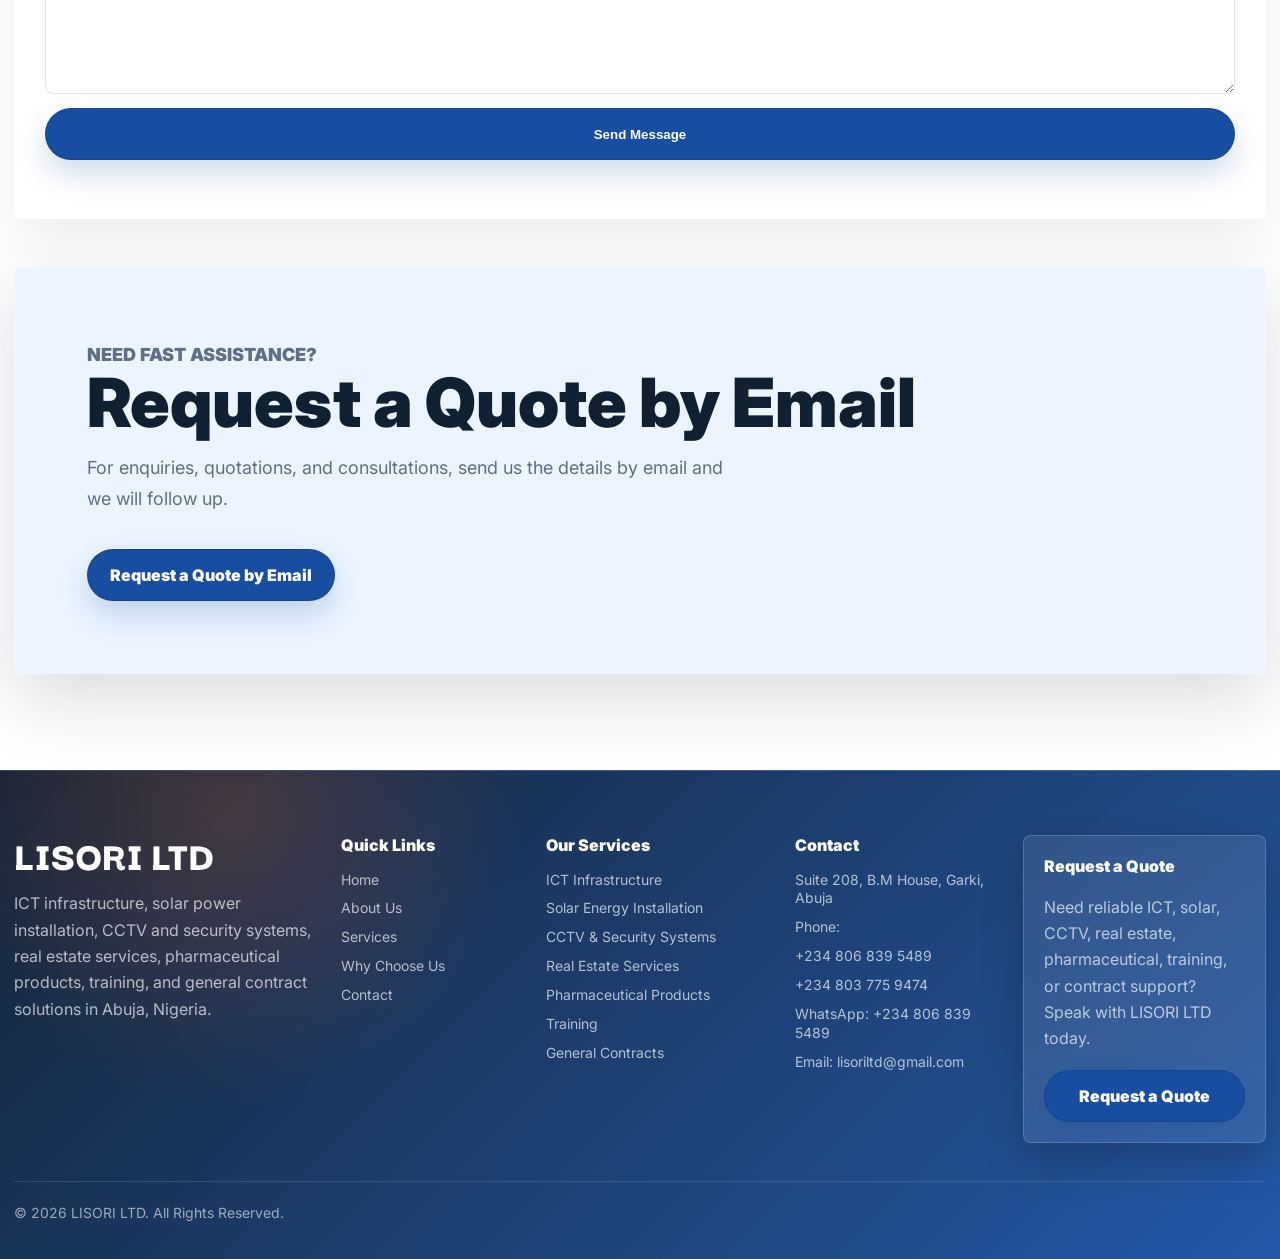
<file: contact.html>
<!DOCTYPE html>
<html lang="en">
<head>
  <meta charset="UTF-8">
  <meta name="viewport" content="width=device-width, initial-scale=1.0">
  <title>Contact LISORI LTD | Request a Quote or Consultation</title>
  <meta name="description" content="Contact LISORI LTD for ICT infrastructure, solar installation, CCTV security systems, real estate services, pharmaceutical products, training, and general contract solutions in Abuja.">
  <link rel="canonical" href="https://lisoriltd.com/contact.html">
  <meta name="robots" content="index, follow">
  <meta name="theme-color" content="#174EA2">
  <meta name="geo.region" content="NG-FC">
  <meta name="geo.placename" content="Abuja">
  <meta property="og:site_name" content="LISORI LTD">
  <meta property="og:type" content="website">
  <meta property="og:url" content="https://lisoriltd.com/contact.html">
  <meta property="og:title" content="Contact LISORI LTD | Request a Quote or Consultation">
  <meta property="og:description" content="Contact LISORI LTD for ICT infrastructure, solar installation, CCTV security systems, real estate services, pharmaceutical products, training, and general contract solutions in Abuja.">
  <meta property="og:image" content="https://lisoriltd.com/assets/118154.jpg">
  <meta name="twitter:card" content="summary_large_image">
  <meta name="twitter:title" content="Contact LISORI LTD | Request a Quote or Consultation">
  <meta name="twitter:description" content="Contact LISORI LTD for ICT infrastructure, solar installation, CCTV security systems, real estate services, pharmaceutical products, training, and general contract solutions in Abuja.">
  <meta name="twitter:image" content="https://lisoriltd.com/assets/118154.jpg">
  <link rel="preconnect" href="https://fonts.googleapis.com">
  <link rel="preconnect" href="https://fonts.gstatic.com" crossorigin>
  <link href="https://fonts.googleapis.com/css2?family=Darker+Grotesque:wght@700;800;900&family=Inter:wght@400;500;600;700;800;900&display=swap" rel="stylesheet">
  <link rel="icon" type="image/png" href="assets/Lisori2 logo.png">
  <link rel="stylesheet" href="styles.css">
</head>
<body>
  <a class="skip-link" href="#top">Skip to content</a>
  <header class="site-header">
    <a class="brand" href="index.html" aria-label="Lisori LTD home">
      <img class="brand-mark" src="assets/Lisori2 logo.png" alt="" aria-hidden="true" decoding="async">
      <span class="brand-name">Lisori LTD</span>
    </a>
    <button class="menu-toggle" type="button" aria-label="Open menu" aria-expanded="false">
      <span></span>
      <span></span>
    </button>
    <nav class="nav-links" aria-label="Primary navigation">
      <a href="about.html">About</a>
      <a href="services.html">Services</a>
      <a href="work.html">Why Choose Us</a>
      <a href="contact.html" aria-current="page">Contact</a>
      <a class="mobile-nav-cta" href="mailto:lisoriltd@gmail.com?subject=Quote%20Request%20for%20LISORI%20LTD&body=Hello%20LISORI%20LTD%2C%0A%0AI%20would%20like%20to%20request%20a%20quote.%0A%0AName%3A%0APhone%3A%0ALocation%3A%0AService%20needed%3A%0AMessage%3A">Request Quote</a>
    </nav>
  </header>

  <main id="top">
    <section class="page-hero section-pad">
      <p class="section-label reveal">Contact Us</p>
      <h1 class="reveal">Let's support your next project.</h1>
      <p class="reveal">Reach out for ICT setup, solar installation, CCTV security, real estate support, pharmaceutical products, training, or general contract enquiries.</p>
    </section>

    <section class="contact-page section-pad">
      <div class="contact-page-grid">
        <section class="contact-form-section">
          <p class="section-label contact-form-title reveal">Request a Quote</p>
          <article class="contact-info-card reveal">
            <form class="contact-form" data-email-form data-form-title="Quote Request">
              <label>
                <span>Preferred start date</span>
                <input name="Preferred start date" type="date" required>
              </label>
              <label>
                <span>Project location</span>
                <input name="Project location" type="text" placeholder="Address, area, or city" required>
              </label>
              <label>
                <span>Service category</span>
                <select name="Service category" required>
                  <option value="">Select service</option>
                  <option>ICT infrastructure</option>
                  <option>Solar energy installation</option>
                  <option>CCTV / security systems</option>
                  <option>Real estate services</option>
                  <option>Pharmaceutical products and services</option>
                  <option>Training</option>
                  <option>General contracts</option>
                </select>
              </label>
              <label>
                <span>Client type</span>
                <select name="Client type" required>
                  <option value="">Select client type</option>
                  <option>Home / residential</option>
                  <option>Office / business</option>
                  <option>School / institution</option>
                  <option>Church / religious organization</option>
                  <option>Estate / property owner</option>
                  <option>Government / organization</option>
                </select>
              </label>
              <label>
                <span>Budget range</span>
                <input name="Budget range" type="text" placeholder="Optional">
              </label>
              <label>
                <span>Services needed</span>
                <input name="Services needed" type="text" placeholder="ICT setup, solar, CCTV, pharmacy products...">
              </label>
              <label>
                <span>Timeline</span>
                <input name="Timeline" type="text" placeholder="e.g. urgent, this week, next month">
              </label>
              <label class="form-wide">
                <span>Project details</span>
                <textarea name="Project details" rows="4" placeholder="Tell us what you need, the current situation, and any important requirements."></textarea>
              </label>
              <button class="button button-primary" type="submit">Send Quote Request</button>
            </form>
          </article>
        </section>

        <section class="contact-form-section">
          <p class="section-label contact-form-title reveal">Get in Touch</p>
          <aside class="contact-info-card reveal">
            <form class="contact-form contact-form-simple" data-email-form data-form-title="General Enquiry">
              <label>
                <span>Full name</span>
                <input name="Full name" type="text" placeholder="Your name" required>
              </label>
              <label>
                <span>Phone / WhatsApp</span>
                <input name="Phone / WhatsApp" type="tel" placeholder="Your phone number" required>
              </label>
              <label>
                <span>Email</span>
                <input name="Email" type="email" placeholder="Your email address">
              </label>
              <label>
                <span>Location</span>
                <input name="Location" type="text" placeholder="Enter your location">
              </label>
              <label class="form-wide">
                <span>Message</span>
                <textarea name="Message" rows="5" placeholder="How can we help?"></textarea>
              </label>
              <button class="button button-primary" type="submit">Send Message</button>
            </form>
          </aside>
        </section>
      </div>

      <div class="contact-panel contact-page-cta reveal">
        <p class="section-label">Need Fast Assistance?</p>
        <h2>Request a Quote by Email</h2>
        <p>For enquiries, quotations, and consultations, send us the details by email and we will follow up.</p>
        <div class="contact-actions">
          <a class="button button-primary" href="mailto:lisoriltd@gmail.com?subject=Quote%20Request%20for%20LISORI%20LTD&body=Hello%20LISORI%20LTD%2C%0A%0AI%20would%20like%20to%20request%20a%20quote.%0A%0AName%3A%0APhone%3A%0ALocation%3A%0AService%20needed%3A%0AMessage%3A">Request a Quote by Email</a>
        </div>
      </div>
    </section>
  </main>

  <footer class="site-footer">
    <div class="footer-grid">
      <div class="footer-brand">
        <h2>LISORI LTD</h2>
        <p>ICT infrastructure, solar power installation, CCTV and security systems, real estate services, pharmaceutical products, training, and general contract solutions in Abuja, Nigeria.</p>
      </div>
      <div>
        <h3>Quick Links</h3>
        <nav class="footer-links" aria-label="Footer quick links">
          <a href="index.html">Home</a>
          <a href="about.html">About Us</a>
          <a href="services.html">Services</a>
          <a href="work.html">Why Choose Us</a>
          <a href="contact.html">Contact</a>
        </nav>
      </div>
      <div>
        <h3>Our Services</h3>
        <nav class="footer-links" aria-label="Footer services">
          <a href="services.html">ICT Infrastructure</a>
          <a href="services.html">Solar Energy Installation</a>
          <a href="services.html">CCTV &amp; Security Systems</a>
          <a href="services.html">Real Estate Services</a>
          <a href="services.html">Pharmaceutical Products</a>
          <a href="services.html">Training</a>
          <a href="services.html">General Contracts</a>
        </nav>
      </div>
      <div>
        <h3>Contact</h3>
        <div class="footer-links">
          <span>Suite 208, B.M House, Garki, Abuja</span>
          <span>Phone:</span>
          <a href="tel:+2348068395489">+234 806 839 5489</a>
          <a href="tel:+2348037759474">+234 803 775 9474</a>
          <a href="https://wa.me/2348068395489" target="_blank" rel="noopener">WhatsApp: +234 806 839 5489</a>
          <a href="mailto:lisoriltd@gmail.com">Email: lisoriltd@gmail.com</a>
        </div>
      </div>
      <div class="footer-cta">
        <h3>Request a Quote</h3>
        <p>Need reliable ICT, solar, CCTV, real estate, pharmaceutical, training, or contract support? Speak with LISORI LTD today.</p>
        <a class="button button-primary" href="mailto:lisoriltd@gmail.com?subject=Quote%20Request%20for%20LISORI%20LTD&body=Hello%20LISORI%20LTD%2C%0A%0AI%20would%20like%20to%20request%20a%20quote.%0A%0AName%3A%0APhone%3A%0ALocation%3A%0AService%20needed%3A%0AMessage%3A">Request a Quote</a>
      </div>
    </div>
    <div class="footer-bottom">
      <span>&copy; 2026 LISORI LTD. All Rights Reserved.</span>
    </div>
  </footer>

  <script src="script.js"></script>
</body>
</html>
</file>
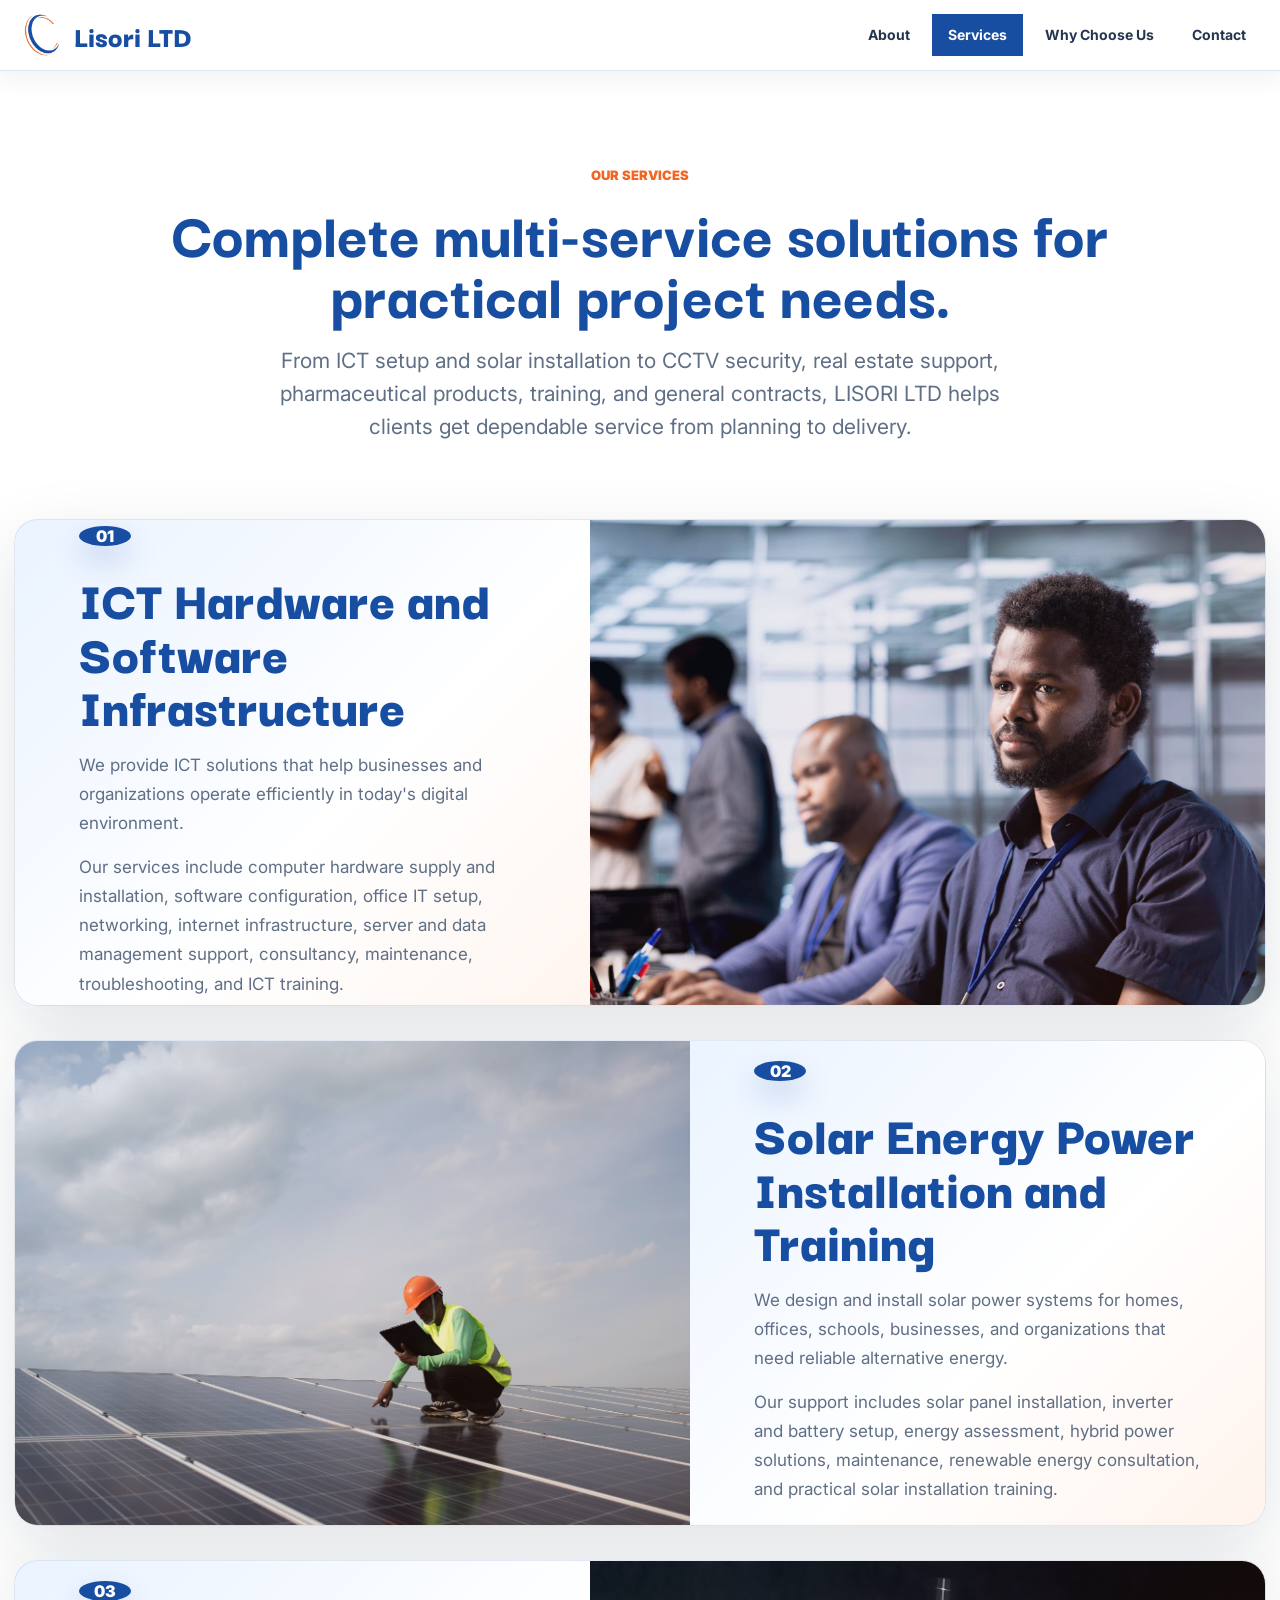
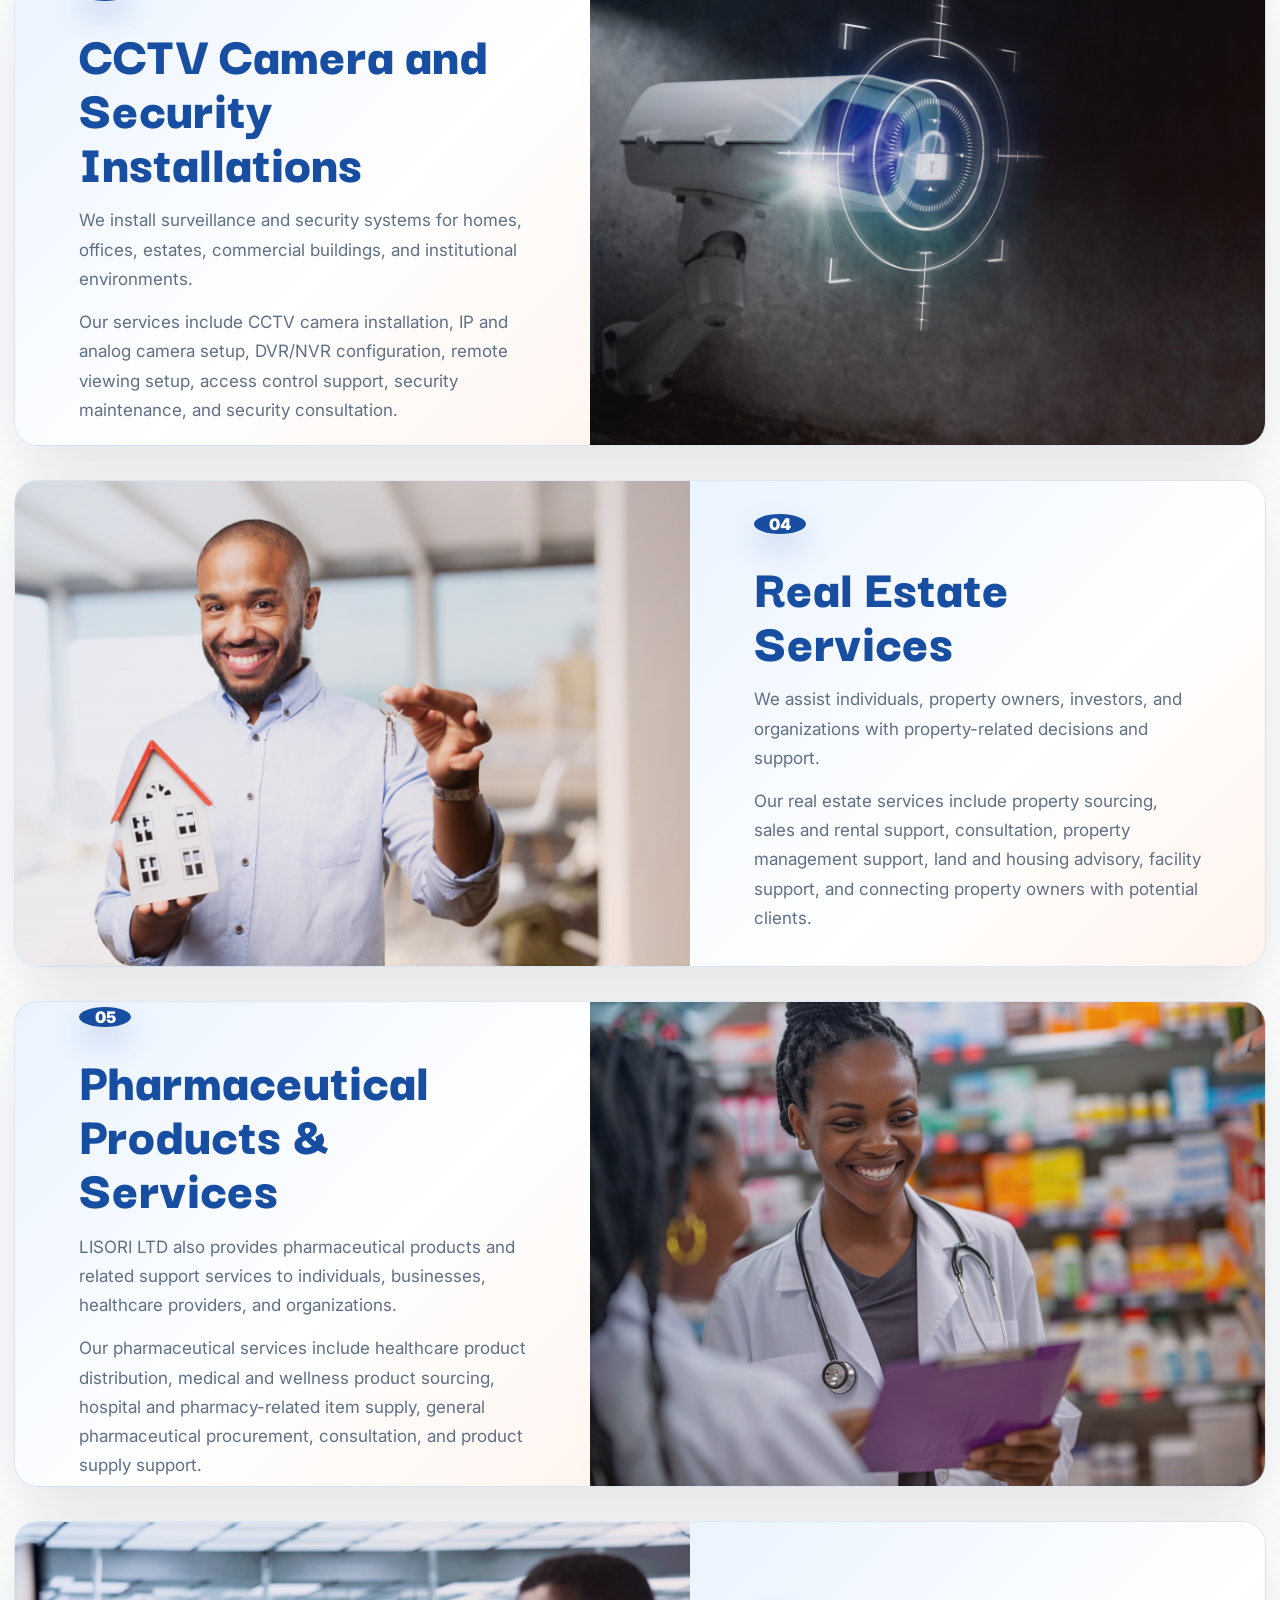
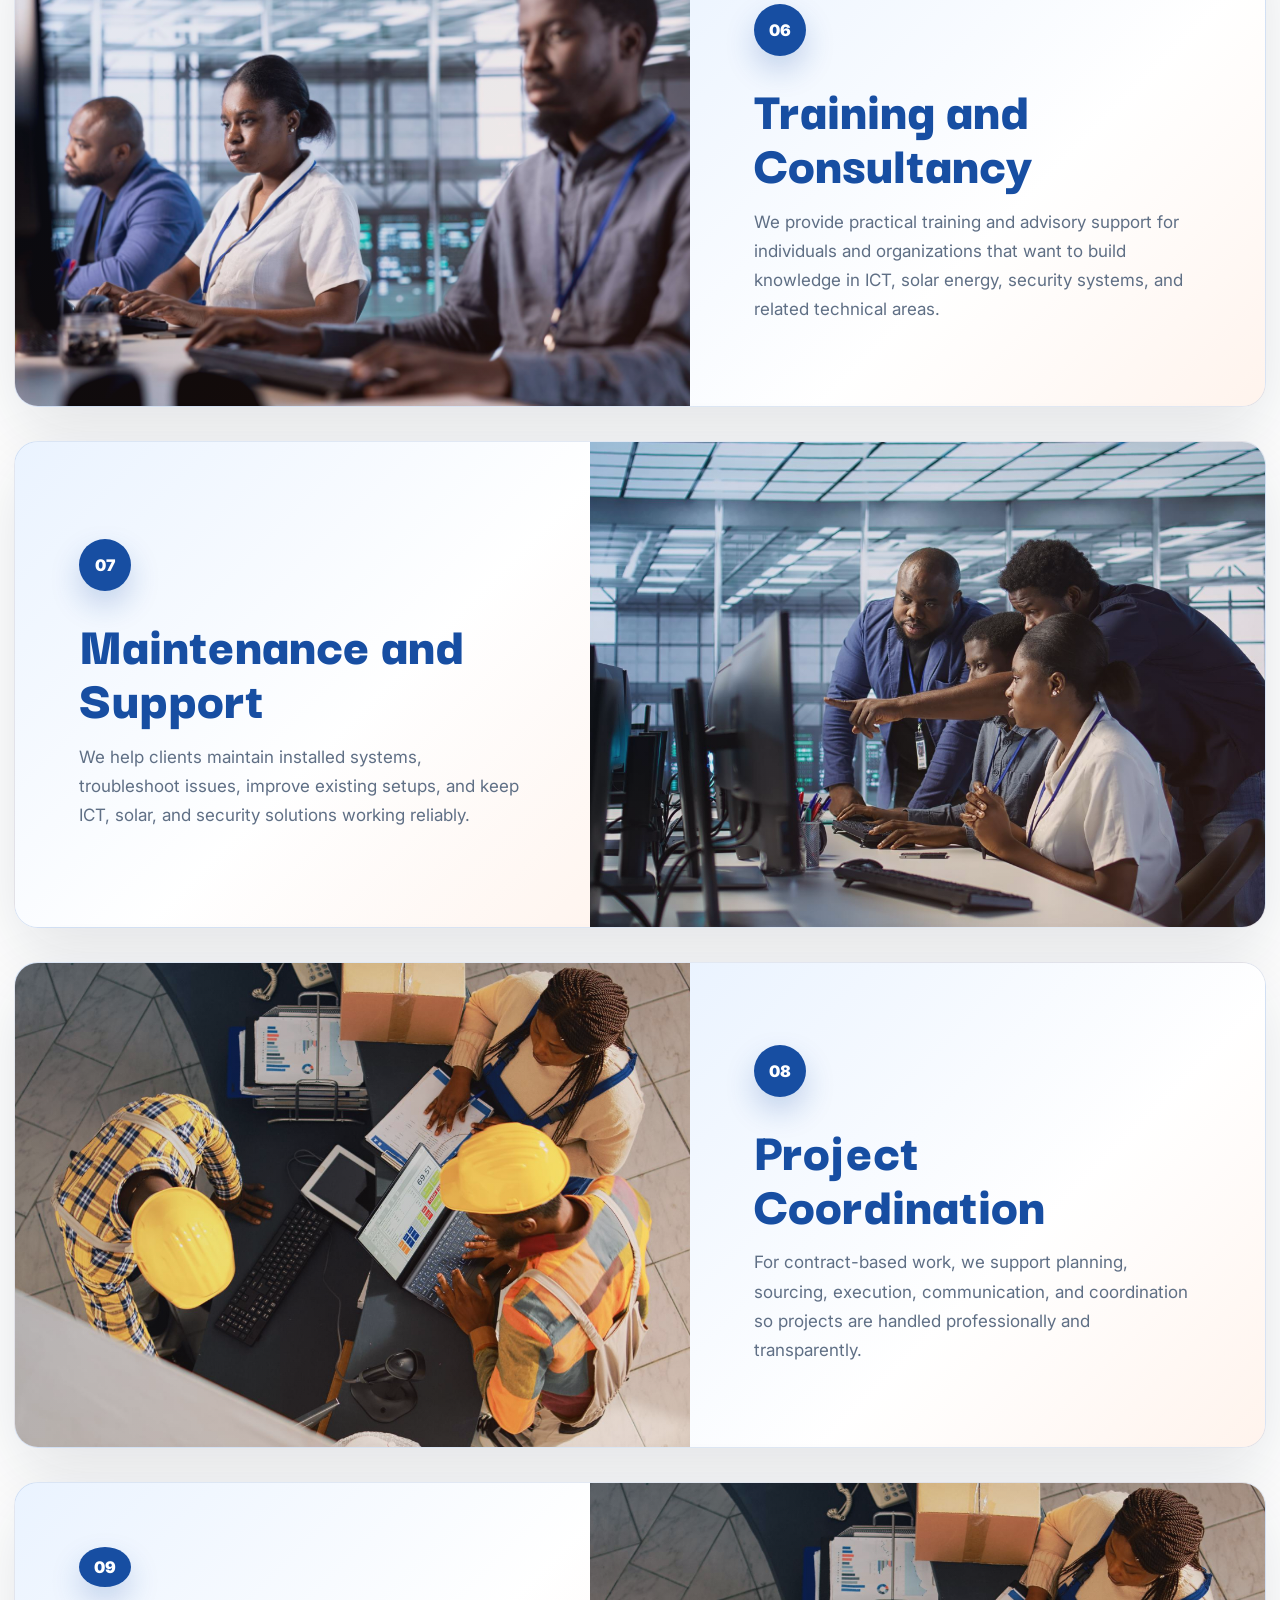
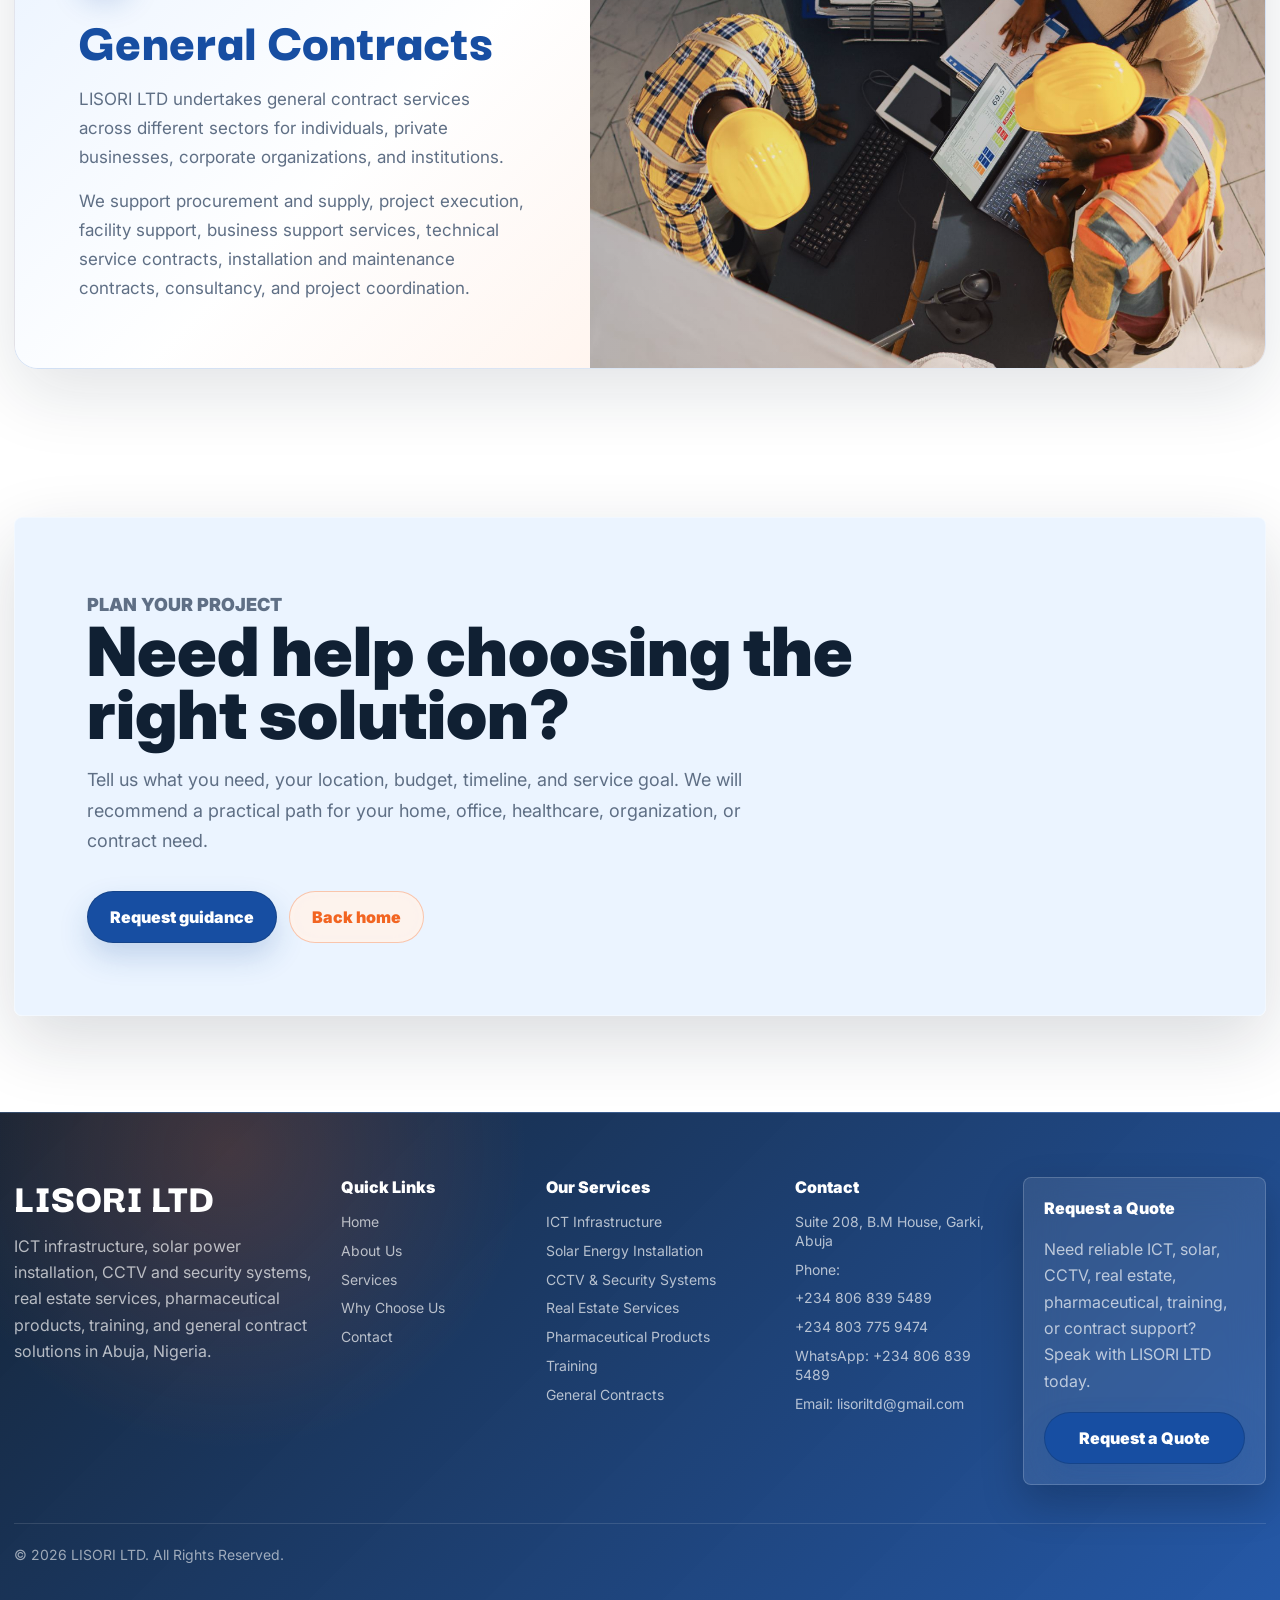
<file: services.html>
<!DOCTYPE html>
<html lang="en">
<head>
  <meta charset="UTF-8">
  <meta name="viewport" content="width=device-width, initial-scale=1.0">
  <title>Services | LISORI LTD ICT, Solar, CCTV, Real Estate, Pharmaceutical &amp; Contracts</title>
  <meta name="description" content="Explore LISORI LTD services including ICT infrastructure, solar energy installation, CCTV security systems, real estate services, pharmaceutical products, training, and general contracts.">
  <link rel="canonical" href="https://lisoriltd.com/services.html">
  <meta name="robots" content="index, follow">
  <meta name="theme-color" content="#174EA2">
  <meta name="geo.region" content="NG-FC">
  <meta name="geo.placename" content="Abuja">
  <meta property="og:site_name" content="LISORI LTD">
  <meta property="og:type" content="website">
  <meta property="og:url" content="https://lisoriltd.com/services.html">
  <meta property="og:title" content="Services | LISORI LTD ICT, Solar, CCTV, Real Estate, Pharmaceutical &amp; Contracts">
  <meta property="og:description" content="ICT infrastructure, solar energy installation, CCTV security systems, real estate services, pharmaceutical products, training, and general contracts.">
  <meta property="og:image" content="https://lisoriltd.com/assets/118154.jpg">
  <meta name="twitter:card" content="summary_large_image">
  <meta name="twitter:title" content="Services | LISORI LTD ICT, Solar, CCTV, Real Estate, Pharmaceutical &amp; Contracts">
  <meta name="twitter:description" content="ICT infrastructure, solar energy installation, CCTV security systems, real estate services, pharmaceutical products, training, and general contracts.">
  <meta name="twitter:image" content="https://lisoriltd.com/assets/118154.jpg">
  <link rel="preconnect" href="https://fonts.googleapis.com">
  <link rel="preconnect" href="https://fonts.gstatic.com" crossorigin>
  <link href="https://fonts.googleapis.com/css2?family=Darker+Grotesque:wght@700;800;900&family=Inter:wght@400;500;600;700;800;900&display=swap" rel="stylesheet">
  <link rel="icon" type="image/png" href="assets/Lisori2 logo.png">
  <link rel="stylesheet" href="styles.css">
</head>
<body>
  <a class="skip-link" href="#top">Skip to content</a>
  <header class="site-header">
    <a class="brand" href="index.html" aria-label="Lisori LTD home">
      <img class="brand-mark" src="assets/Lisori2 logo.png" alt="" aria-hidden="true" decoding="async">
      <span class="brand-name">Lisori LTD</span>
    </a>

    <button class="menu-toggle" type="button" aria-label="Open menu" aria-expanded="false">
      <span></span>
      <span></span>
    </button>

    <nav class="nav-links" aria-label="Primary navigation">
      <a href="about.html">About</a>
      <a href="services.html" aria-current="page">Services</a>
      <a href="work.html">Why Choose Us</a>
      <a href="contact.html">Contact</a>
      <a class="mobile-nav-cta" href="mailto:lisoriltd@gmail.com?subject=Quote%20Request%20for%20LISORI%20LTD&body=Hello%20LISORI%20LTD%2C%0A%0AI%20would%20like%20to%20request%20a%20quote.%0A%0AName%3A%0APhone%3A%0ALocation%3A%0AService%20needed%3A%0AMessage%3A">Request Quote</a>
    </nav>
  </header>

  <main id="top">
    <section class="page-hero section-pad">
      <p class="section-label reveal">Our Services</p>
      <h1 class="reveal">Complete multi-service solutions for practical project needs.</h1>
      <p class="reveal">From ICT setup and solar installation to CCTV security, real estate support, pharmaceutical products, training, and general contracts, LISORI LTD helps clients get dependable service from planning to delivery.</p>
    </section>

    <section class="services section-pad services-page-list">
      <div class="service-stories">
        <article class="service-story reveal">
          <div class="service-story-copy">
            <span class="service-story-number">01</span>
            <h3>ICT Hardware and Software Infrastructure</h3>
            <p>We provide ICT solutions that help businesses and organizations operate efficiently in today's digital environment.</p>
            <p>Our services include computer hardware supply and installation, software configuration, office IT setup, networking, internet infrastructure, server and data management support, consultancy, maintenance, troubleshooting, and ICT training.</p>
          </div>
          <figure class="service-story-media">
            <img src="assets/ICT.jpg" alt="ICT support professional working at a computer workstation" loading="lazy" decoding="async">
          </figure>
        </article>

        <article class="service-story service-story-flip reveal">
          <div class="service-story-copy">
            <span class="service-story-number">02</span>
            <h3>Solar Energy Power Installation and Training</h3>
            <p>We design and install solar power systems for homes, offices, schools, businesses, and organizations that need reliable alternative energy.</p>
            <p>Our support includes solar panel installation, inverter and battery setup, energy assessment, hybrid power solutions, maintenance, renewable energy consultation, and practical solar installation training.</p>
          </div>
          <figure class="service-story-media">
            <img src="assets/Solar%20installation.jpg" alt="Solar technician inspecting panels on a rooftop installation" loading="lazy" decoding="async">
          </figure>
        </article>

        <article class="service-story reveal">
          <div class="service-story-copy">
            <span class="service-story-number">03</span>
            <h3>CCTV Camera and Security Installations</h3>
            <p>We install surveillance and security systems for homes, offices, estates, commercial buildings, and institutional environments.</p>
            <p>Our services include CCTV camera installation, IP and analog camera setup, DVR/NVR configuration, remote viewing setup, access control support, security maintenance, and security consultation.</p>
          </div>
          <figure class="service-story-media">
            <img src="assets/CCTV.jpg" alt="Security CCTV camera with digital monitoring interface" loading="lazy" decoding="async">
          </figure>
        </article>

        <article class="service-story service-story-flip reveal">
          <div class="service-story-copy">
            <span class="service-story-number">04</span>
            <h3>Real Estate Services</h3>
            <p>We assist individuals, property owners, investors, and organizations with property-related decisions and support.</p>
            <p>Our real estate services include property sourcing, sales and rental support, consultation, property management support, land and housing advisory, facility support, and connecting property owners with potential clients.</p>
          </div>
          <figure class="service-story-media">
            <img src="assets/Real%20Estate.jpg" alt="Real estate consultant presenting keys to a client" loading="lazy" decoding="async">
          </figure>
        </article>

        <article class="service-story reveal">
          <div class="service-story-copy">
            <span class="service-story-number">05</span>
            <h3>Pharmaceutical Products &amp; Services</h3>
            <p>LISORI LTD also provides pharmaceutical products and related support services to individuals, businesses, healthcare providers, and organizations.</p>
            <p>Our pharmaceutical services include healthcare product distribution, medical and wellness product sourcing, hospital and pharmacy-related item supply, general pharmaceutical procurement, consultation, and product supply support.</p>
          </div>
          <figure class="service-story-media">
            <img src="assets/Pharm.jpg" alt="Pharmacist supporting pharmaceutical product supply and healthcare services" loading="lazy" decoding="async">
          </figure>
        </article>

        <article class="service-story service-story-flip reveal">
          <div class="service-story-copy">
            <span class="service-story-number">06</span>
            <h3>Training and Consultancy</h3>
            <p>We provide practical training and advisory support for individuals and organizations that want to build knowledge in ICT, solar energy, security systems, and related technical areas.</p>
          </div>
          <figure class="service-story-media">
            <img src="assets/118154.jpg" alt="Team members working in a modern technical operations room" loading="lazy" decoding="async">
          </figure>
        </article>

        <article class="service-story reveal">
          <div class="service-story-copy">
            <span class="service-story-number">07</span>
            <h3>Maintenance and Support</h3>
            <p>We help clients maintain installed systems, troubleshoot issues, improve existing setups, and keep ICT, solar, and security solutions working reliably.</p>
          </div>
          <figure class="service-story-media">
            <img src="assets/118150.jpg" alt="Technical support team reviewing systems and maintenance needs" loading="lazy" decoding="async">
          </figure>
        </article>

        <article class="service-story service-story-flip reveal">
          <div class="service-story-copy">
            <span class="service-story-number">08</span>
            <h3>Project Coordination</h3>
            <p>For contract-based work, we support planning, sourcing, execution, communication, and coordination so projects are handled professionally and transparently.</p>
          </div>
          <figure class="service-story-media">
            <img src="assets/Consultant.jpg" alt="Project support team reviewing delivery plans" loading="lazy" decoding="async">
          </figure>
        </article>

        <article class="service-story reveal">
          <div class="service-story-copy">
            <span class="service-story-number">09</span>
            <h3>General Contracts</h3>
            <p>LISORI LTD undertakes general contract services across different sectors for individuals, private businesses, corporate organizations, and institutions.</p>
            <p>We support procurement and supply, project execution, facility support, business support services, technical service contracts, installation and maintenance contracts, consultancy, and project coordination.</p>
          </div>
          <figure class="service-story-media">
            <img src="assets/Consultant.jpg" alt="Contract and project support team reviewing plans on site" loading="lazy" decoding="async">
          </figure>
        </article>
      </div>
    </section>

    <section class="contact section-pad">
      <div class="contact-panel reveal">
        <p class="section-label">Plan your project</p>
        <h2>Need help choosing the right solution?</h2>
        <p>Tell us what you need, your location, budget, timeline, and service goal. We will recommend a practical path for your home, office, healthcare, organization, or contract need.</p>
        <div class="contact-actions">
          <a class="button button-primary" href="mailto:lisoriltd@gmail.com?subject=Service%20Guidance%20Request%20for%20LISORI%20LTD&body=Hello%20LISORI%20LTD%2C%0A%0AI%20would%20like%20help%20choosing%20services%20for%20my%20project.%0A%0AName%3A%0APhone%3A%0ALocation%3A%0AService%20needed%3A%0AMessage%3A">Request guidance</a>
          <a class="button button-secondary" href="index.html">Back home</a>
        </div>
      </div>
    </section>
  </main>

  <footer class="site-footer">
    <div class="footer-grid">
      <div class="footer-brand">
        <h2>LISORI LTD</h2>
        <p>ICT infrastructure, solar power installation, CCTV and security systems, real estate services, pharmaceutical products, training, and general contract solutions in Abuja, Nigeria.</p>
      </div>
      <div>
        <h3>Quick Links</h3>
        <nav class="footer-links" aria-label="Footer quick links">
          <a href="index.html">Home</a>
          <a href="about.html">About Us</a>
          <a href="services.html">Services</a>
          <a href="work.html">Why Choose Us</a>
          <a href="contact.html">Contact</a>
        </nav>
      </div>
      <div>
        <h3>Our Services</h3>
        <nav class="footer-links" aria-label="Footer services">
          <a href="services.html">ICT Infrastructure</a>
          <a href="services.html">Solar Energy Installation</a>
          <a href="services.html">CCTV &amp; Security Systems</a>
          <a href="services.html">Real Estate Services</a>
          <a href="services.html">Pharmaceutical Products</a>
          <a href="services.html">Training</a>
          <a href="services.html">General Contracts</a>
        </nav>
      </div>
      <div>
        <h3>Contact</h3>
        <div class="footer-links">
          <span>Suite 208, B.M House, Garki, Abuja</span>
          <span>Phone:</span>
          <a href="tel:+2348068395489">+234 806 839 5489</a>
          <a href="tel:+2348037759474">+234 803 775 9474</a>
          <a href="https://wa.me/2348068395489" target="_blank" rel="noopener">WhatsApp: +234 806 839 5489</a>
          <a href="mailto:lisoriltd@gmail.com">Email: lisoriltd@gmail.com</a>
        </div>
      </div>
      <div class="footer-cta">
        <h3>Request a Quote</h3>
        <p>Need reliable ICT, solar, CCTV, real estate, pharmaceutical, training, or contract support? Speak with LISORI LTD today.</p>
        <a class="button button-primary" href="mailto:lisoriltd@gmail.com?subject=Quote%20Request%20for%20LISORI%20LTD&body=Hello%20LISORI%20LTD%2C%0A%0AI%20would%20like%20to%20request%20a%20quote.%0A%0AName%3A%0APhone%3A%0ALocation%3A%0AService%20needed%3A%0AMessage%3A">Request a Quote</a>
      </div>
    </div>
    <div class="footer-bottom">
      <span>&copy; 2026 LISORI LTD. All Rights Reserved.</span>
    </div>
  </footer>

  <script src="script.js"></script>
</body>
</html>
</file>
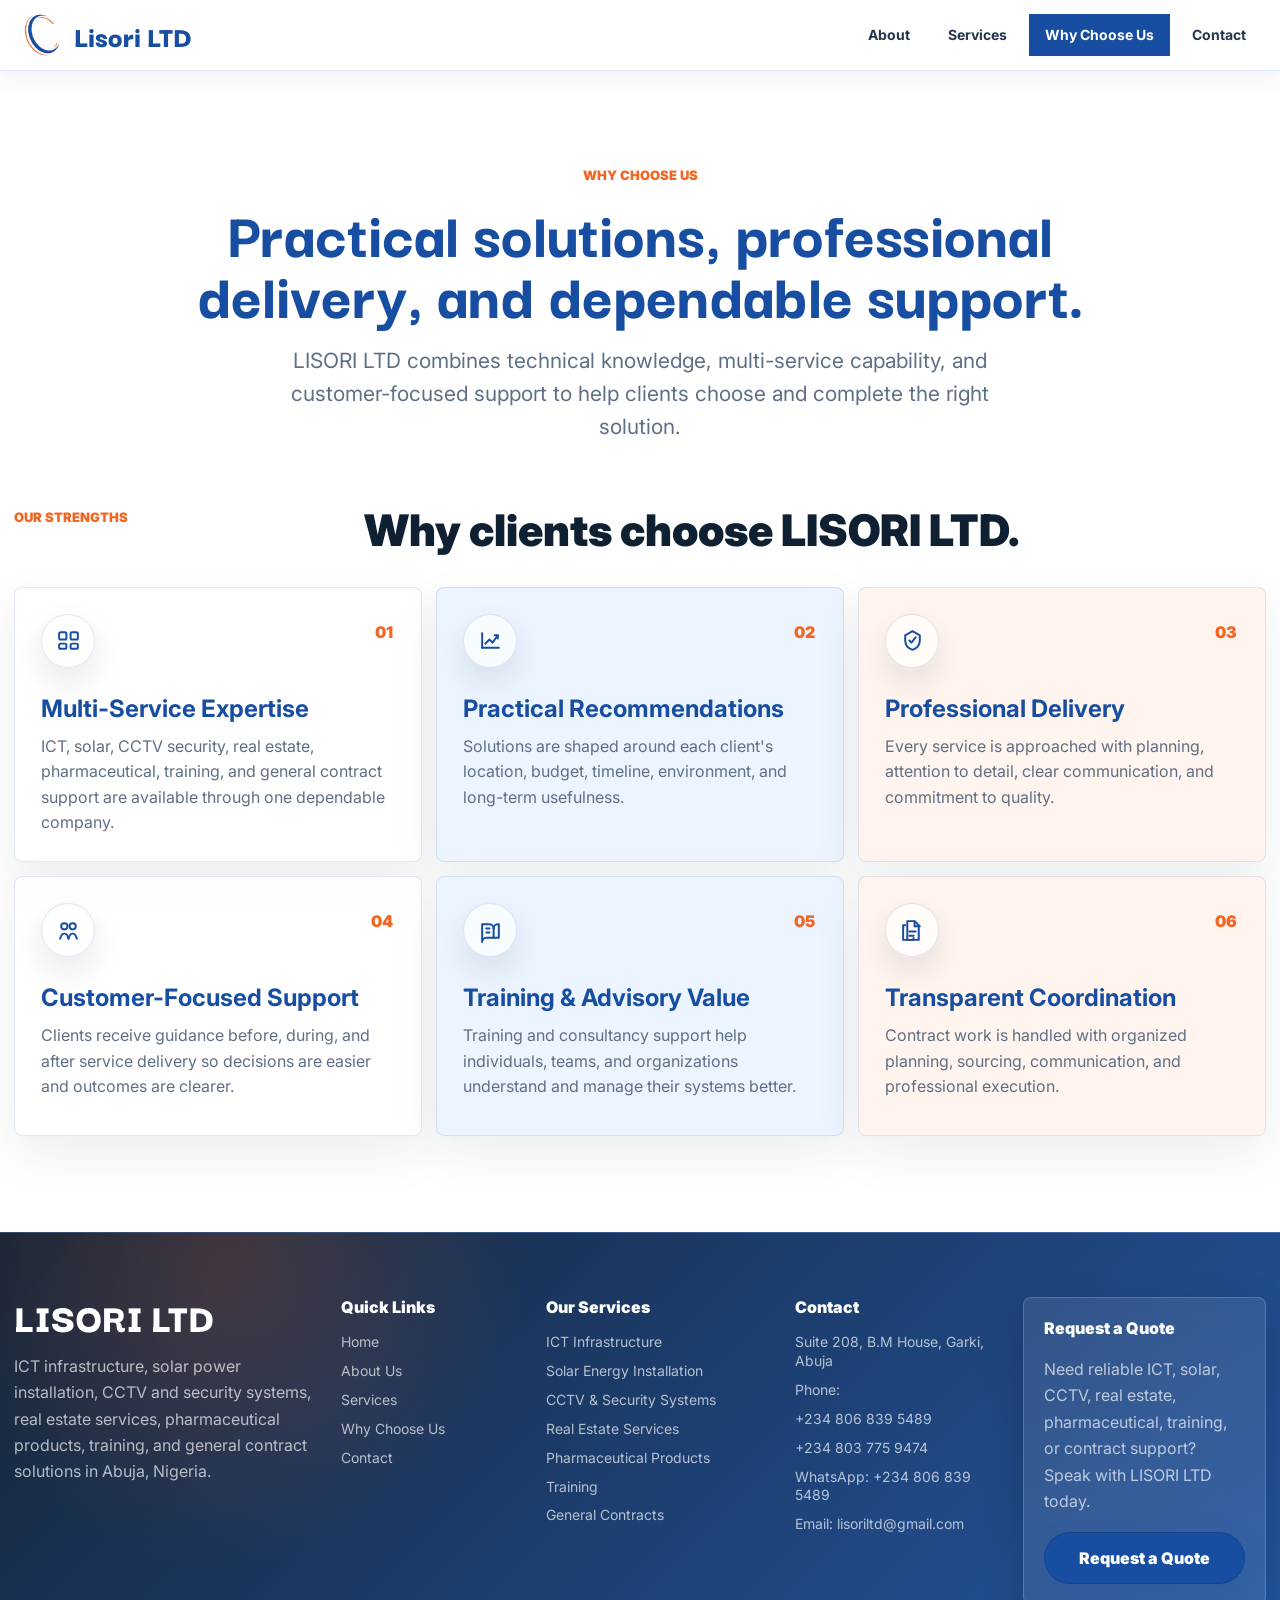
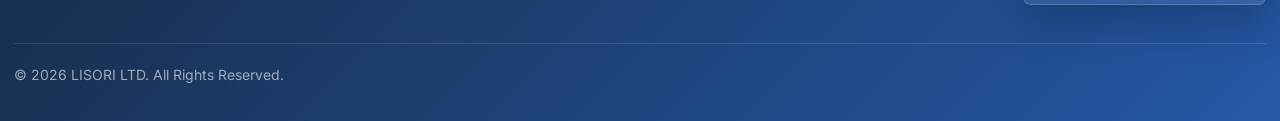
<file: work.html>
<!DOCTYPE html>
<html lang="en">
<head>
  <meta charset="UTF-8">
  <meta name="viewport" content="width=device-width, initial-scale=1.0">
  <title>Why Choose Us | LISORI LTD</title>
  <meta name="description" content="See why clients choose LISORI LTD for ICT setup, solar installation, CCTV security, real estate support, pharmaceutical products, training, and general contract delivery.">
  <link rel="canonical" href="https://lisoriltd.com/work.html">
  <meta name="robots" content="index, follow">
  <meta name="theme-color" content="#174EA2">
  <meta name="geo.region" content="NG-FC">
  <meta name="geo.placename" content="Abuja">
  <meta property="og:site_name" content="LISORI LTD">
  <meta property="og:type" content="website">
  <meta property="og:url" content="https://lisoriltd.com/work.html">
  <meta property="og:title" content="Why Choose Us | LISORI LTD">
  <meta property="og:description" content="See why clients choose LISORI LTD for ICT setup, solar installation, CCTV security, real estate support, pharmaceutical products, training, and general contract delivery.">
  <meta property="og:image" content="https://lisoriltd.com/assets/118154.jpg">
  <meta name="twitter:card" content="summary_large_image">
  <meta name="twitter:title" content="Why Choose Us | LISORI LTD">
  <meta name="twitter:description" content="See why clients choose LISORI LTD for ICT setup, solar installation, CCTV security, real estate support, pharmaceutical products, training, and general contract delivery.">
  <meta name="twitter:image" content="https://lisoriltd.com/assets/118154.jpg">
  <link rel="preconnect" href="https://fonts.googleapis.com">
  <link rel="preconnect" href="https://fonts.gstatic.com" crossorigin>
  <link href="https://fonts.googleapis.com/css2?family=Darker+Grotesque:wght@700;800;900&family=Inter:wght@400;500;600;700;800;900&display=swap" rel="stylesheet">
  <link rel="icon" type="image/png" href="assets/Lisori2 logo.png">
  <link rel="stylesheet" href="styles.css">
</head>
<body>
  <a class="skip-link" href="#top">Skip to content</a>
  <header class="site-header">
    <a class="brand" href="index.html" aria-label="Lisori LTD home">
      <img class="brand-mark" src="assets/Lisori2 logo.png" alt="" aria-hidden="true" decoding="async">
      <span class="brand-name">Lisori LTD</span>
    </a>

    <button class="menu-toggle" type="button" aria-label="Open menu" aria-expanded="false">
      <span></span>
      <span></span>
    </button>

    <nav class="nav-links" aria-label="Primary navigation">
      <a href="about.html">About</a>
      <a href="services.html">Services</a>
      <a href="work.html" aria-current="page">Why Choose Us</a>
      <a href="contact.html">Contact</a>
      <a class="mobile-nav-cta" href="mailto:lisoriltd@gmail.com?subject=Quote%20Request%20for%20LISORI%20LTD&body=Hello%20LISORI%20LTD%2C%0A%0AI%20would%20like%20to%20request%20a%20quote.%0A%0AName%3A%0APhone%3A%0ALocation%3A%0AService%20needed%3A%0AMessage%3A">Request Quote</a>
    </nav>
  </header>

  <main id="top">
    <section class="page-hero section-pad">
      <p class="section-label reveal">Why Choose Us</p>
      <h1 class="reveal">Practical solutions, professional delivery, and dependable support.</h1>
      <p class="reveal">LISORI LTD combines technical knowledge, multi-service capability, and customer-focused support to help clients choose and complete the right solution.</p>
    </section>

    <section class="project-areas section-pad" aria-labelledby="project-areas-title">
      <div class="section-heading reveal">
        <p class="section-label">Our Strengths</p>
        <h2 id="project-areas-title">Why clients choose LISORI LTD.</h2>
      </div>

      <div class="project-area-grid reveal">
        <article class="project-area-card">
          <span class="strength-icon" aria-hidden="true">
            <svg viewBox="0 0 24 24" focusable="false">
              <rect x="3" y="4" width="7" height="7" rx="1.5"></rect>
              <rect x="14" y="4" width="7" height="7" rx="1.5"></rect>
              <rect x="3" y="15" width="7" height="5" rx="1.5"></rect>
              <rect x="14" y="15" width="7" height="5" rx="1.5"></rect>
            </svg>
          </span>
          <span>01</span>
          <h3>Multi-Service Expertise</h3>
          <p>ICT, solar, CCTV security, real estate, pharmaceutical, training, and general contract support are available through one dependable company.</p>
        </article>
        <article class="project-area-card">
          <span class="strength-icon" aria-hidden="true">
            <svg viewBox="0 0 24 24" focusable="false">
              <path d="M4 19V5"></path>
              <path d="M4 19h16"></path>
              <path d="M7 15l4-4 3 3 5-7"></path>
              <path d="M16 7h3v3"></path>
            </svg>
          </span>
          <span>02</span>
          <h3>Practical Recommendations</h3>
          <p>Solutions are shaped around each client's location, budget, timeline, environment, and long-term usefulness.</p>
        </article>
        <article class="project-area-card">
          <span class="strength-icon" aria-hidden="true">
            <svg viewBox="0 0 24 24" focusable="false">
              <path d="M12 3l7 4v5c0 4.4-2.8 7.5-7 9-4.2-1.5-7-4.6-7-9V7z"></path>
              <path d="M9 12l2 2 4-5"></path>
            </svg>
          </span>
          <span>03</span>
          <h3>Professional Delivery</h3>
          <p>Every service is approached with planning, attention to detail, clear communication, and commitment to quality.</p>
        </article>
        <article class="project-area-card">
          <span class="strength-icon" aria-hidden="true">
            <svg viewBox="0 0 24 24" focusable="false">
              <circle cx="8" cy="8" r="3"></circle>
              <circle cx="16" cy="8" r="3"></circle>
              <path d="M4 20c.7-3 2.4-5 4-5s3.3 2 4 5"></path>
              <path d="M12 20c.7-3 2.4-5 4-5s3.3 2 4 5"></path>
            </svg>
          </span>
          <span>04</span>
          <h3>Customer-Focused Support</h3>
          <p>Clients receive guidance before, during, and after service delivery so decisions are easier and outcomes are clearer.</p>
        </article>
        <article class="project-area-card">
          <span class="strength-icon" aria-hidden="true">
            <svg viewBox="0 0 24 24" focusable="false">
              <path d="M4 6h7a4 4 0 0 1 4 4v9H8a4 4 0 0 0-4 4z"></path>
              <path d="M15 10a4 4 0 0 1 4-4h1v13h-5"></path>
              <path d="M8 10h3"></path>
              <path d="M8 14h3"></path>
            </svg>
          </span>
          <span>05</span>
          <h3>Training &amp; Advisory Value</h3>
          <p>Training and consultancy support help individuals, teams, and organizations understand and manage their systems better.</p>
        </article>
        <article class="project-area-card">
          <span class="strength-icon" aria-hidden="true">
            <svg viewBox="0 0 24 24" focusable="false">
              <path d="M7 3h7l4 4v14H7z"></path>
              <path d="M14 3v5h5"></path>
              <path d="M9 13h6"></path>
              <path d="M9 17h4"></path>
              <path d="M5 7H3v14h10v-2"></path>
            </svg>
          </span>
          <span>06</span>
          <h3>Transparent Coordination</h3>
          <p>Contract work is handled with organized planning, sourcing, communication, and professional execution.</p>
        </article>
      </div>
    </section>

  </main>

  <footer class="site-footer">
    <div class="footer-grid">
      <div class="footer-brand">
        <h2>LISORI LTD</h2>
        <p>ICT infrastructure, solar power installation, CCTV and security systems, real estate services, pharmaceutical products, training, and general contract solutions in Abuja, Nigeria.</p>
      </div>
      <div>
        <h3>Quick Links</h3>
        <nav class="footer-links" aria-label="Footer quick links">
          <a href="index.html">Home</a>
          <a href="about.html">About Us</a>
          <a href="services.html">Services</a>
          <a href="work.html">Why Choose Us</a>
          <a href="contact.html">Contact</a>
        </nav>
      </div>
      <div>
        <h3>Our Services</h3>
        <nav class="footer-links" aria-label="Footer services">
          <a href="services.html">ICT Infrastructure</a>
          <a href="services.html">Solar Energy Installation</a>
          <a href="services.html">CCTV &amp; Security Systems</a>
          <a href="services.html">Real Estate Services</a>
          <a href="services.html">Pharmaceutical Products</a>
          <a href="services.html">Training</a>
          <a href="services.html">General Contracts</a>
        </nav>
      </div>
      <div>
        <h3>Contact</h3>
        <div class="footer-links">
          <span>Suite 208, B.M House, Garki, Abuja</span>
          <span>Phone:</span>
          <a href="tel:+2348068395489">+234 806 839 5489</a>
          <a href="tel:+2348037759474">+234 803 775 9474</a>
          <a href="https://wa.me/2348068395489" target="_blank" rel="noopener">WhatsApp: +234 806 839 5489</a>
          <a href="mailto:lisoriltd@gmail.com">Email: lisoriltd@gmail.com</a>
        </div>
      </div>
      <div class="footer-cta">
        <h3>Request a Quote</h3>
        <p>Need reliable ICT, solar, CCTV, real estate, pharmaceutical, training, or contract support? Speak with LISORI LTD today.</p>
        <a class="button button-primary" href="mailto:lisoriltd@gmail.com?subject=Quote%20Request%20for%20LISORI%20LTD&body=Hello%20LISORI%20LTD%2C%0A%0AI%20would%20like%20to%20request%20a%20quote.%0A%0AName%3A%0APhone%3A%0ALocation%3A%0AService%20needed%3A%0AMessage%3A">Request a Quote</a>
      </div>
    </div>
    <div class="footer-bottom">
      <span>&copy; 2026 LISORI LTD. All Rights Reserved.</span>
    </div>
  </footer>

  <script src="script.js"></script>
</body>
</html>
</file>
<file: styles.css>
:root {
  --ink: #102033;
  --paper: #f4f8fc;
  --muted: #5f6f85;
  --line: rgba(255, 255, 255, 0.35);
  --teal: #F26522;
  --navy: #174EA2;
  --lime: #F26522;
  --coral: #F26522;
  --blue: #EAF3FF;
  --white: #ffffff;
  --tertiary: #EAF3FF;
  --warm: #FFF3EC;
  --glass: rgba(255, 255, 255, 0.58);
  --glass-strong: rgba(255, 255, 255, 0.78);
  --shadow: 0 24px 70px rgba(16, 32, 51, 0.16);
  --page-width: min(1360px, calc(100% - 28px));
}

* {
  box-sizing: border-box;
}

html {
  scroll-behavior: smooth;
}

body {
  margin: 0;
  background: #ffffff;
  color: var(--ink);
  font-family: "Inter", Arial, sans-serif;
  overflow-x: hidden;
}

body::before {
  display: none;
  content: "";
  position: fixed;
  inset: 0;
  z-index: -1;
  background-image:
    linear-gradient(rgba(16, 32, 51, 0.045) 1px, transparent 1px),
    linear-gradient(90deg, rgba(16, 32, 51, 0.045) 1px, transparent 1px);
  background-size: 72px 72px;
  mask-image: linear-gradient(to bottom, rgba(0, 0, 0, 0.8), transparent 78%);
}

body::after {
  display: none;
  content: "";
  position: fixed;
  right: -18vw;
  bottom: 6vh;
  z-index: -1;
  width: 42vw;
  height: 42vw;
  border-radius: 50%;
  background: radial-gradient(circle, rgba(242, 101, 34, 0.22), transparent 68%);
  animation: floatGlow 9s ease-in-out infinite alternate;
}

body.menu-open {
  overflow: hidden;
}

a {
  color: inherit;
  text-decoration: none;
}

.skip-link {
  position: fixed;
  top: 12px;
  left: 12px;
  z-index: 100;
  padding: 10px 14px;
  border-radius: 999px;
  background: var(--navy);
  color: var(--white);
  font-weight: 900;
  transform: translateY(-140%);
  transition: transform 180ms ease;
}

.skip-link:focus {
  transform: translateY(0);
}

img {
  display: block;
  max-width: 100%;
}

.site-header {
  position: sticky;
  top: 0;
  z-index: 20;
  display: flex;
  align-items: center;
  justify-content: space-between;
  gap: 24px;
  width: 100%;
  margin: 0;
  padding: 12px max(18px, calc((100vw - 1360px) / 2));
  border: 0;
  border-bottom: 1px solid rgba(23, 78, 162, 0.14);
  border-radius: 0;
  background: #ffffff;
  box-shadow: 0 8px 24px rgba(16, 32, 51, 0.06);
  backdrop-filter: none;
}

.brand,
.nav-links,
.hero-actions,
.contact-actions,
.header-cta {
  display: flex;
  align-items: center;
}

.brand {
  display: inline-flex;
  align-items: center;
  gap: 10px;
  color: var(--navy);
}

.brand-text,
.brand-name {
  display: inline-flex;
  align-items: center;
  min-height: 46px;
  color: var(--navy);
  font-family: "Darker Grotesque", "Inter", Arial, sans-serif;
  font-size: 30px;
  font-weight: 900;
  line-height: 0.9;
  letter-spacing: 0;
  white-space: nowrap;
}

.brand-mark {
  width: 46px;
  height: 46px;
  object-fit: contain;
  flex: 0 0 auto;
}

.nav-links {
  gap: 6px;
}

.nav-links a {
  min-height: 42px;
  padding: 12px 16px;
  border-radius: 0;
  color: #24364f;
  font-size: 14px;
  font-weight: 700;
}

.nav-links a:hover {
  color: var(--coral);
  background: rgba(255, 243, 236, 0.86);
}

.nav-links a[aria-current="page"] {
  background: var(--navy);
  color: var(--white);
  box-shadow: none;
}

.nav-links .mobile-nav-cta {
  display: none;
}

.header-cta {
  justify-content: center;
  gap: 10px;
  min-height: 48px;
  padding: 0 18px;
  border: 1px solid rgba(23, 78, 162, 0.18);
  border-radius: 999px;
  background: var(--coral);
  color: var(--white);
  font-weight: 900;
  box-shadow: 0 12px 28px rgba(242, 101, 34, 0.24);
}

.menu-toggle {
  display: none;
  width: 46px;
  height: 46px;
  border: 0;
  border-radius: 50%;
  background: var(--ink);
  cursor: pointer;
}

.menu-toggle span {
  display: block;
  width: 18px;
  height: 2px;
  margin: 5px auto;
  background: var(--lime);
}

.hero {
  display: grid;
  grid-template-columns: minmax(0, 0.9fr) minmax(360px, 1.1fr);
  align-items: stretch;
  gap: 34px;
  width: var(--page-width);
  min-height: calc(100vh - 82px);
  margin: 0 auto;
  padding: 58px 0 28px;
}

.hero-led {
  position: relative;
  display: flex;
  flex-direction: column;
  align-items: center;
  gap: clamp(18px, 3vw, 34px);
  width: 100%;
  max-width: none;
  min-height: auto;
  padding: clamp(32px, 5vw, 58px) max(14px, calc((100vw - 1360px) / 2)) clamp(38px, 5vw, 64px);
  background:
    linear-gradient(180deg, rgba(234, 243, 255, 0.92), rgba(255, 255, 255, 0.86) 62%, rgba(255, 243, 236, 0.72)),
    radial-gradient(circle at 18% 12%, rgba(242, 101, 34, 0.16), transparent 34%),
    radial-gradient(circle at 82% 4%, rgba(23, 78, 162, 0.16), transparent 32%);
  overflow: hidden;
}

.hero-led::before {
  display: none;
}

.hero-copy {
  align-self: center;
  padding: clamp(24px, 4vw, 46px);
  border: 1px solid var(--line);
  border-radius: 28px;
  background: rgba(255, 255, 255, 0.5);
  box-shadow: var(--shadow);
  backdrop-filter: blur(22px);
}

.hero-led .hero-copy {
  width: min(980px, 100%);
  margin: 0 auto;
  padding: 0;
  text-align: center;
  border: 0;
  border-radius: 0;
  background: transparent;
  box-shadow: none;
  backdrop-filter: none;
}

.hero-copy,
.hero-media,
.service-card,
.contact-panel {
  -webkit-backdrop-filter: blur(22px);
}

.eyebrow,
.section-label {
  margin: 0 0 18px;
  color: var(--teal);
  font-size: 13px;
  font-weight: 900;
  letter-spacing: 0;
  text-transform: uppercase;
}

.hero h1,
.intro h2,
.section-heading h2,
.showcase-header h2,
.contact-panel h2 {
  margin: 0;
  font-weight: 900;
  letter-spacing: 0;
  line-height: 0.92;
}

.hero h1 {
  max-width: 780px;
  font-size: clamp(48px, 8vw, 112px);
}

.hero-led h1 {
  max-width: 940px;
  margin: 0 auto;
  color: #174EA2;
  font-family: "Darker Grotesque", "Inter", Arial, sans-serif;
  font-size: clamp(38px, 5.2vw, 72px);
  font-weight: 800;
  line-height: 0.84;
  text-align: center;
}

.hero-led h1 > span {
  display: block;
}

.hero-led h1 > span:first-child {
  white-space: normal;
}

.hero-led h1 > .hero-service-line {
  white-space: normal;
}

.hero-text {
  max-width: 570px;
  margin: 24px 0 0;
  color: #5f6f85;
  font-size: clamp(17px, 2vw, 21px);
  line-height: 1.55;
}

.hero-led .hero-text {
  max-width: 700px;
  margin: 16px auto 0;
  color: rgba(16, 32, 51, 0.86);
  font-size: clamp(16px, 1.55vw, 20px);
  line-height: 1.35;
}

.hero-actions,
.contact-actions {
  flex-wrap: wrap;
  gap: 12px;
  margin-top: 34px;
}

.hero-led .hero-actions {
  justify-content: center;
  margin-top: 22px;
}

.button {
  display: inline-flex;
  align-items: center;
  justify-content: center;
  min-height: 52px;
  padding: 0 22px;
  border: 1px solid rgba(16, 32, 51, 0.22);
  border-radius: 999px;
  font-weight: 900;
}

.button-primary {
  background: var(--navy);
  color: var(--white);
  box-shadow: 0 14px 30px rgba(23, 78, 162, 0.2);
}

.button-primary:hover,
.header-cta:hover {
  background: var(--coral);
  border-color: rgba(242, 101, 34, 0.3);
  box-shadow: 0 16px 34px rgba(242, 101, 34, 0.24);
}

.whatsapp-icon {
  display: inline-flex;
  align-items: center;
  justify-content: center;
  width: 23px;
  height: 23px;
  flex: 0 0 23px;
}

.whatsapp-icon svg {
  width: 100%;
  height: 100%;
  fill: currentColor;
}

.button-secondary {
  border-color: rgba(242, 101, 34, 0.32);
  background: rgba(255, 243, 236, 0.9);
  color: var(--coral);
  backdrop-filter: blur(14px);
}

.hero-media {
  position: relative;
  min-height: 640px;
  border: 1px solid rgba(255, 255, 255, 0.35);
  border-radius: 34px;
  overflow: hidden;
  background: #102033;
  box-shadow: var(--shadow);
  transform-style: preserve-3d;
}

.hero-led-gallery {
  position: relative;
  width: 100vw;
  height: clamp(210px, 24vw, 330px);
  margin: 0 calc(50% - 50vw);
  overflow: hidden;
  border: 0;
  border-radius: 0;
  box-shadow: none;
  mask-image: none;
}

.hero-led-track {
  display: flex;
  align-items: stretch;
  gap: 0;
  width: max-content;
  height: 100%;
  padding: 0;
  animation: heroImageLoop 28s linear infinite;
  will-change: transform;
}

.hero-led-card {
  flex: 0 0 clamp(230px, 28vw, 420px);
  height: 100%;
  margin: 0 clamp(12px, 1.6vw, 22px) 0 0;
  border: 0;
  border-radius: 18px;
  overflow: hidden;
  background: transparent;
  box-shadow: 0 18px 44px rgba(16, 32, 51, 0.16);
  isolation: isolate;
}

.hero-led-card img {
  width: 100%;
  height: 100%;
  object-fit: cover;
  border-radius: inherit;
}

.hero-led-dots {
  display: none;
}

.hero-led-dot {
  width: 10px;
  height: 10px;
  padding: 0;
  border: 0;
  border-radius: 50%;
  background: rgba(196, 196, 196, 0.86);
  cursor: pointer;
  transition: background 200ms ease, transform 200ms ease;
}

.hero-led-dot.is-active {
  background: #ffffff;
  transform: scale(1.22);
}

.hero-led-dot:focus-visible {
  outline: 2px solid #ffffff;
  outline-offset: 4px;
}

@keyframes heroImageLoop {
  from {
    transform: translateX(0);
  }

  to {
    transform: translateX(-50%);
  }
}

.hero-media::before {
  content: "";
  position: absolute;
  inset: 0;
  z-index: 1;
  background: linear-gradient(90deg, rgba(16, 32, 51, 0.2), rgba(16, 32, 51, 0.03) 42%, rgba(242, 101, 34, 0.12));
  pointer-events: none;
}

.hero-media img {
  width: 100%;
  height: 100%;
  min-height: 640px;
  object-fit: cover;
}

.media-card {
  position: absolute;
  z-index: 2;
  width: min(270px, calc(100% - 36px));
  padding: 16px;
  border: 1px solid rgba(255, 255, 255, 0.32);
  border-radius: 18px;
  background: rgba(255, 255, 255, 0.62);
  box-shadow: 0 16px 34px rgba(16, 32, 51, 0.16);
  backdrop-filter: blur(18px);
}

.media-card span {
  display: block;
  margin-bottom: 8px;
  color: var(--teal);
  font-size: 12px;
  font-weight: 900;
  text-transform: uppercase;
}

.media-card strong {
  display: block;
  font-size: 18px;
  line-height: 1.15;
  transition: opacity 220ms ease, transform 220ms ease;
}

.media-card strong.is-changing {
  opacity: 0;
  transform: translateY(8px);
}

.media-card-top {
  top: 24px;
  left: 24px;
}

.media-card-bottom {
  right: 24px;
  bottom: 24px;
}

.section-pad {
  width: var(--page-width);
  margin: 0 auto;
  padding: 96px 0;
}

.intro-grid {
  display: grid;
  grid-template-columns: 1fr 0.65fr;
  gap: 42px;
  align-items: start;
}

.about-band {
  width: 100%;
  max-width: none;
  background:
    radial-gradient(circle at 12% 20%, rgba(242, 101, 34, 0.22), transparent 28%),
    radial-gradient(circle at 86% 8%, rgba(234, 243, 255, 0.12), transparent 28%),
    linear-gradient(135deg, rgba(16, 32, 51, 0.98), rgba(23, 78, 162, 0.92));
  color: var(--white);
}

.about-band .intro {
  padding-bottom: 42px;
}

.about-band .section-label {
  color: var(--lime);
}

.about-band h2 {
  color: var(--white);
}

.about-band p {
  color: rgba(255, 255, 255, 0.88);
}

.about-band .intro-copy p {
  color: rgba(255, 255, 255, 0.92) !important;
}

.about-band .stats {
  padding-top: 0;
  padding-bottom: 82px;
}

.about-band .stat {
  border-top-color: rgba(255, 255, 255, 0.2);
}

.about-band .stat strong {
  color: var(--white);
}

.about-band .stat span {
  color: rgba(255, 255, 255, 0.72);
}

.intro h2,
.section-heading h2,
.showcase-header h2,
.contact-panel h2 {
  font-size: clamp(38px, 5.3vw, 78px);
}

.intro p,
.contact-panel p {
  margin: 0;
  color: #5f6f85;
  font-size: 18px;
  line-height: 1.7;
}

.intro-copy {
  display: grid;
  gap: 18px;
}

.intro-copy p {
  max-width: 680px;
}

.section-heading,
.showcase-header {
  display: grid;
  grid-template-columns: 0.35fr 1fr;
  gap: 34px;
  align-items: start;
  margin-bottom: 34px;
}

.service-grid {
  display: grid;
  grid-template-columns: repeat(3, 1fr);
  gap: 14px;
}

.service-card {
  position: relative;
  min-height: 270px;
  padding: 26px;
  border: 1px solid var(--line);
  border-radius: 8px;
  background: var(--glass);
  box-shadow: 0 18px 48px rgba(16, 32, 51, 0.08);
  backdrop-filter: blur(22px);
  overflow: hidden;
  cursor: default;
  transition: transform 220ms ease, box-shadow 220ms ease, background 220ms ease, border-color 220ms ease;
}

.service-icon {
  position: absolute;
  top: 22px;
  right: 22px;
  display: inline-flex;
  align-items: center;
  justify-content: center;
  width: 48px;
  height: 48px;
  border: 1px solid rgba(23, 78, 162, 0.16);
  border-radius: 16px;
  background: linear-gradient(135deg, rgba(234, 243, 255, 0.98), rgba(255, 243, 236, 0.9));
  color: var(--navy);
  font-size: 13px;
  font-weight: 900;
}

.service-icon svg {
  width: 25px;
  height: 25px;
  fill: none;
  stroke: currentColor;
  stroke-width: 1.9;
  stroke-linecap: round;
  stroke-linejoin: round;
}

.service-card::after {
  content: "";
  position: absolute;
  right: 22px;
  bottom: 20px;
  color: var(--teal);
  font-size: 13px;
  font-weight: 900;
  opacity: 0;
  transform: translateX(-8px);
  transition: opacity 220ms ease, transform 220ms ease;
}

.service-card-static::after {
  content: "";
}

.service-card:hover {
  transform: translateY(-8px);
  box-shadow: 0 28px 70px rgba(16, 32, 51, 0.16);
}

.service-card:hover {
  border-color: rgba(23, 78, 162, 0.28);
}

.service-card:hover::after {
  opacity: 1;
  transform: translateX(0);
}

.service-card:nth-child(2),
.service-card:nth-child(5) {
  background: rgba(16, 32, 51, 0.78);
  color: var(--white);
}

.service-card:nth-child(2)::after,
.service-card:nth-child(5)::after {
  color: var(--lime);
}

.service-card:nth-child(3) {
  background: rgba(242, 101, 34, 0.14);
}

.section-action {
  display: flex;
  justify-content: center;
  margin-top: 28px;
}

.page-hero {
  padding-top: 96px;
  padding-bottom: 40px;
  text-align: center;
}

.page-hero h1 {
  max-width: 980px;
  margin: 0 auto;
  color: var(--navy);
  font-family: "Darker Grotesque", "Inter", Arial, sans-serif;
  font-size: clamp(40px, 5.2vw, 72px);
  font-weight: 800;
  line-height: 0.92;
}

.page-hero p:not(.section-label) {
  max-width: 780px;
  margin: 22px auto 0;
  color: #5f6f85;
  font-size: clamp(17px, 2vw, 21px);
  line-height: 1.55;
}

.services-page-list {
  padding-top: 36px;
}

.services-detail-grid {
  grid-template-columns: repeat(2, 1fr);
}

.services-detail-grid .service-card {
  min-height: 340px;
}

.service-stories {
  display: grid;
  gap: 34px;
}

.service-story {
  display: grid;
  grid-template-columns: minmax(0, 0.92fr) minmax(320px, 1.08fr);
  align-items: stretch;
  gap: 0;
  height: clamp(430px, 38vw, 520px);
  overflow: hidden;
  border: 1px solid rgba(23, 78, 162, 0.12);
  border-radius: 24px;
  background:
    linear-gradient(135deg, rgba(234, 243, 255, 0.96), rgba(255, 255, 255, 0.96) 58%, rgba(255, 243, 236, 0.82));
  box-shadow: 0 24px 70px rgba(16, 32, 51, 0.12);
}

.service-story-flip {
  grid-template-columns: minmax(320px, 1.08fr) minmax(0, 0.92fr);
}

.service-story-flip .service-story-copy {
  order: 2;
}

.service-story-flip .service-story-media {
  order: 1;
}

.service-story-copy {
  display: flex;
  flex-direction: column;
  justify-content: center;
  padding: clamp(28px, 5vw, 64px);
  min-height: 0;
  overflow: hidden;
  background:
    linear-gradient(135deg, rgba(234, 243, 255, 0.96), rgba(255, 255, 255, 0.96) 58%, rgba(255, 243, 236, 0.82));
}

.service-story-number {
  display: inline-flex;
  align-items: center;
  justify-content: center;
  width: 52px;
  height: 52px;
  margin-bottom: 26px;
  border-radius: 50%;
  background: var(--navy);
  color: var(--white);
  font-weight: 900;
  box-shadow: 0 14px 30px rgba(23, 78, 162, 0.22);
}

.service-story h3 {
  max-width: 620px;
  margin: 0 0 18px;
  color: var(--navy);
  font-family: "Darker Grotesque", "Inter", Arial, sans-serif;
  font-size: clamp(34px, 4.4vw, 56px);
  font-weight: 900;
  line-height: 0.96;
  letter-spacing: 0;
}

.service-story p {
  max-width: 650px;
  margin: 0;
  color: var(--muted);
  font-size: 17px;
  line-height: 1.72;
}

.service-story p + p {
  margin-top: 14px;
}

.service-story-media {
  position: relative;
  height: 100%;
  min-height: 0;
  margin: 0;
  overflow: hidden;
  background: var(--navy);
}

.service-story-media::after {
  content: "";
  position: absolute;
  inset: 0;
  background: linear-gradient(135deg, rgba(23, 78, 162, 0.12), rgba(242, 101, 34, 0.12));
  pointer-events: none;
}

.service-story-media img {
  width: 100%;
  height: 100%;
  min-height: 0;
  object-fit: cover;
  transition: transform 420ms ease;
}

.service-story:hover .service-story-media img {
  transform: scale(1.04);
}

.about-page {
  padding-top: 10px;
}

.about-title {
  font-size: clamp(46px, 6vw, 86px);
}

.about-story {
  display: grid;
  gap: 18px;
  max-width: none;
  margin-bottom: 46px;
}

.about-story p {
  margin: 0;
  color: #5f6f85;
  font-size: clamp(18px, 2vw, 22px);
  line-height: 1.7;
}

.about-card-grid {
  display: grid;
  grid-template-columns: repeat(2, 1fr);
  gap: 14px;
}

.about-card {
  min-height: 320px;
  padding: 30px;
  border: 1px solid var(--line);
  border-radius: 8px;
  background: rgba(255, 255, 255, 0.58);
  box-shadow: 0 18px 48px rgba(16, 32, 51, 0.08);
  backdrop-filter: blur(22px);
  -webkit-backdrop-filter: blur(22px);
}

.about-card h2 {
  margin: 0 0 18px;
  color: var(--navy);
  font-family: "Darker Grotesque", "Inter", Arial, sans-serif;
  font-size: clamp(36px, 4vw, 58px);
  line-height: 0.92;
}

.about-card .section-label {
  margin-bottom: 16px;
}

.about-card p {
  margin: 0;
  color: #5f6f85;
  line-height: 1.7;
}

.about-card p + p {
  margin-top: 14px;
}

.core-values {
  margin-top: 70px;
  text-align: center;
}

.contact-page {
  padding-top: 36px;
}

.contact-page-intro {
  display: grid;
  gap: 18px;
  max-width: 1000px;
  margin-bottom: 46px;
}

.contact-page-intro p {
  margin: 0;
  color: #5f6f85;
  font-size: clamp(18px, 2vw, 22px);
  line-height: 1.7;
}

.contact-page-grid {
  display: grid;
  grid-template-columns: 1fr;
  gap: 42px;
}

.contact-form-title {
  margin-bottom: 20px;
  text-align: center;
}

.contact-info-card {
  padding: 30px;
  border: 1px solid var(--line);
  border-radius: 8px;
  background: rgba(255, 255, 255, 0.58);
  box-shadow: 0 18px 48px rgba(16, 32, 51, 0.08);
  backdrop-filter: blur(22px);
  -webkit-backdrop-filter: blur(22px);
}

.contact-info-card h2 {
  max-width: 760px;
  margin: 0 0 26px;
  color: var(--navy);
  font-family: "Darker Grotesque", "Inter", Arial, sans-serif;
  font-size: clamp(34px, 4vw, 54px);
  line-height: 0.95;
}

.contact-info-card h3 {
  margin: 0 0 12px;
  color: var(--navy);
  font-size: 18px;
}

.contact-info-card ul {
  display: grid;
  grid-template-columns: repeat(2, 1fr);
  gap: 10px 18px;
  margin: 0;
  padding-left: 18px;
  color: #5f6f85;
  line-height: 1.55;
}

.contact-form {
  display: grid;
  grid-template-columns: repeat(2, 1fr);
  gap: 14px;
}

.contact-form label {
  display: grid;
  gap: 8px;
}

.contact-form span {
  color: #24364f;
  font-size: 13px;
  font-weight: 900;
}

.contact-form input,
.contact-form select,
.contact-form textarea {
  width: 100%;
  border: 1px solid rgba(16, 32, 51, 0.12);
  border-radius: 8px;
  background: rgba(255, 255, 255, 0.7);
  color: var(--ink);
  font: inherit;
  padding: 14px 15px;
  outline: none;
}

.contact-form textarea {
  resize: vertical;
}

.contact-form input:focus,
.contact-form select:focus,
.contact-form textarea:focus {
  border-color: rgba(23, 78, 162, 0.42);
  box-shadow: 0 0 0 4px rgba(23, 78, 162, 0.08);
}

.contact-form .form-wide,
.contact-form .button {
  grid-column: 1 / -1;
}

.contact-form-simple {
  grid-template-columns: 1fr;
  margin-bottom: 28px;
}

.contact-detail-list {
  display: grid;
  gap: 22px;
}

.contact-detail-list div {
  display: grid;
  gap: 8px;
}

.contact-detail-list span,
.contact-detail-list a {
  color: #5f6f85;
  line-height: 1.55;
}

.contact-detail-list a:hover {
  color: var(--navy);
}

.contact-page-cta {
  margin-top: 48px;
}

.core-value-grid {
  justify-content: center;
  max-width: 980px;
  margin: 0 auto;
}

.core-value-grid span {
  flex: 0 1 calc(25% - 12px);
  justify-content: center;
}

.event-types {
  padding-top: 42px;
}

.event-type-grid {
  display: flex;
  flex-wrap: wrap;
  gap: 12px;
}

.event-type-grid span {
  display: inline-flex;
  align-items: center;
  min-height: 54px;
  padding: 0 20px;
  border: 1px solid var(--line);
  border-radius: 999px;
  background: rgba(255, 255, 255, 0.58);
  color: #24364f;
  font-weight: 800;
  box-shadow: 0 12px 30px rgba(16, 32, 51, 0.06);
  backdrop-filter: blur(16px);
  -webkit-backdrop-filter: blur(16px);
  cursor: default;
  transition: transform 180ms ease, box-shadow 180ms ease, background 180ms ease, border-color 180ms ease;
}

.event-type-grid span:hover {
  transform: translateY(-5px);
  border-color: rgba(23, 78, 162, 0.24);
  background: rgba(255, 255, 255, 0.76);
  box-shadow: 0 20px 46px rgba(16, 32, 51, 0.12);
}

.event-type-grid span:nth-child(3n) {
  background: rgba(242, 101, 34, 0.12);
}

.event-type-grid span:nth-child(4n) {
  background: rgba(234, 243, 255, 0.72);
}

.service-number {
  display: inline-flex;
  margin-bottom: 54px;
  color: var(--teal);
  font-weight: 900;
}

.service-card:nth-child(2) .service-number,
.service-card:nth-child(5) .service-number {
  color: var(--lime);
}

.service-card:nth-child(2) .service-icon,
.service-card:nth-child(5) .service-icon {
  border-color: rgba(255, 255, 255, 0.28);
  background: rgba(255, 255, 255, 0.14);
  color: var(--white);
}

.service-card h3 {
  margin: 0 0 12px;
  font-size: 24px;
  line-height: 1.1;
}

.service-card p,
.stat span {
  margin: 0;
  color: var(--muted);
  line-height: 1.58;
}

.service-card p + p {
  margin-top: 12px;
}

.service-card:nth-child(2) p,
.service-card:nth-child(5) p {
  color: rgba(255, 255, 255, 0.72);
}

.trust-strip {
  padding-top: 24px;
  padding-bottom: 72px;
}

.trust-grid {
  display: grid;
  grid-template-columns: repeat(3, 1fr);
  gap: 14px;
}

.trust-grid article {
  min-height: 150px;
  padding: 24px;
  border: 1px solid rgba(23, 78, 162, 0.12);
  border-radius: 8px;
  background: linear-gradient(135deg, rgba(234, 243, 255, 0.92), rgba(255, 255, 255, 0.82));
  box-shadow: 0 18px 48px rgba(16, 32, 51, 0.08);
}

.trust-grid strong {
  display: block;
  margin-bottom: 14px;
  color: var(--navy);
  font-size: 22px;
  line-height: 1.05;
}

.trust-grid span {
  display: block;
  color: var(--muted);
  line-height: 1.55;
}

.showcase {
  width: 100%;
  max-width: none;
  padding-right: max(14px, calc((100vw - 1360px) / 2));
  padding-left: max(14px, calc((100vw - 1360px) / 2));
  background:
    radial-gradient(circle at 8% 18%, rgba(242, 101, 34, 0.24), transparent 30%),
    radial-gradient(circle at 88% 80%, rgba(234, 243, 255, 0.1), transparent 26%),
    linear-gradient(135deg, rgba(16, 32, 51, 0.96), rgba(23, 78, 162, 0.9));
  color: var(--white);
}

.showcase .section-label {
  color: var(--lime);
}

.showcase-header h2 {
  max-width: 860px;
}

.showcase-intro {
  max-width: 860px;
  margin: 0 0 34px;
  color: rgba(255, 255, 255, 0.72);
  font-size: clamp(17px, 2vw, 21px);
  line-height: 1.65;
}

.why-card-grid {
  display: grid;
  grid-template-columns: repeat(4, 1fr);
  gap: 14px;
}

.why-card {
  min-height: 290px;
  padding: 26px;
  border: 1px solid rgba(255, 255, 255, 0.24);
  border-radius: 8px;
  background: rgba(255, 255, 255, 0.12);
  box-shadow: 0 22px 54px rgba(0, 0, 0, 0.24);
  backdrop-filter: blur(20px);
  -webkit-backdrop-filter: blur(20px);
  transition: transform 220ms ease, background 220ms ease, border-color 220ms ease, box-shadow 220ms ease;
}

.why-card:hover {
  transform: translateY(-8px);
  border-color: rgba(242, 101, 34, 0.42);
  background: rgba(255, 255, 255, 0.18);
  box-shadow: 0 30px 72px rgba(0, 0, 0, 0.34);
}

.why-card span {
  display: inline-flex;
  margin-bottom: 74px;
  color: var(--lime);
  font-weight: 900;
}

.why-card h3 {
  margin: 0 0 12px;
  font-size: 24px;
  line-height: 1.1;
}

.why-card p {
  margin: 0;
  color: rgba(255, 255, 255, 0.7);
  line-height: 1.58;
}

.team-section {
  padding-top: 92px;
}

.team-section .section-heading h2 {
  line-height: 1.08;
}

.team-grid {
  display: grid;
  grid-template-columns: repeat(3, 1fr);
  gap: 18px;
}

.team-card {
  overflow: hidden;
  border: 1px solid rgba(23, 78, 162, 0.12);
  border-radius: 8px;
  background:
    linear-gradient(135deg, rgba(234, 243, 255, 0.96), rgba(255, 255, 255, 0.96) 58%, rgba(255, 243, 236, 0.86));
  box-shadow: 0 22px 58px rgba(16, 32, 51, 0.12);
}

.team-photo {
  height: clamp(300px, 32vw, 420px);
  margin: 0;
  overflow: hidden;
  background: var(--navy);
}

.team-photo img {
  width: 100%;
  height: 100%;
  object-fit: cover;
  object-position: center top;
  transition: transform 360ms ease;
}

.team-card:hover .team-photo img {
  transform: scale(1.04);
}

.team-copy {
  min-height: 190px;
  padding: 24px;
}

.team-copy h3 {
  margin: 0 0 10px;
  color: var(--navy);
  font-family: "Darker Grotesque", "Inter", Arial, sans-serif;
  font-size: clamp(28px, 3vw, 36px);
  font-weight: 900;
  line-height: 0.96;
  letter-spacing: 0;
}

.team-credentials,
.team-role {
  margin: 0;
  line-height: 1.5;
}

.team-credentials {
  color: var(--muted);
  font-size: 14px;
  font-weight: 700;
}

.team-role {
  margin-top: 14px;
  color: var(--coral);
  font-weight: 900;
}

.our-work-preview {
  display: grid;
  grid-template-columns: minmax(0, 0.95fr) minmax(360px, 0.75fr);
  align-items: center;
  gap: clamp(28px, 5vw, 78px);
  padding-top: 82px;
  padding-bottom: 82px;
}

.work-preview-copy {
  max-width: 900px;
}

.work-preview-copy h2 {
  margin: 0;
  color: var(--navy);
  font-family: "Darker Grotesque", "Inter", Arial, sans-serif;
  font-size: clamp(42px, 6vw, 82px);
  font-weight: 800;
  line-height: 0.94;
}

.work-preview-copy p:not(.section-label) {
  max-width: 760px;
  margin: 20px 0 0;
  color: #5f6f85;
  font-size: 18px;
  line-height: 1.7;
}

.work-preview-copy .button {
  margin-top: 28px;
}

.work-preview-media {
  min-height: 440px;
  margin: 0;
  overflow: hidden;
  border-radius: 34px;
  box-shadow: 0 28px 72px rgba(16, 32, 51, 0.18);
}

.work-preview-media img {
  width: 100%;
  height: 100%;
  min-height: 440px;
  object-fit: cover;
}

.project-gallery {
  display: grid;
  grid-template-columns: repeat(2, 1fr);
  gap: 16px;
  padding-top: 36px;
}

.project-card {
  position: relative;
  min-height: 420px;
  margin: 0;
  border: 1px solid var(--line);
  border-radius: 24px;
  overflow: hidden;
  box-shadow: 0 22px 54px rgba(16, 32, 51, 0.12);
}

.project-card img {
  width: 100%;
  height: 100%;
  min-height: 420px;
  object-fit: cover;
  transition: transform 320ms ease;
}

.project-card:hover img {
  transform: scale(1.04);
}

.project-card figcaption {
  position: absolute;
  right: 18px;
  bottom: 18px;
  left: 18px;
  padding: 14px 16px;
  border: 1px solid rgba(255, 255, 255, 0.24);
  border-radius: 18px;
  background: rgba(255, 255, 255, 0.62);
  color: var(--navy);
  font-weight: 900;
  backdrop-filter: blur(16px);
  -webkit-backdrop-filter: blur(16px);
}

.video-gallery {
  padding-top: 0;
}

.project-areas {
  padding-top: 26px;
}

.project-areas .section-heading h2 {
  max-width: 720px;
  font-size: clamp(30px, 3.4vw, 48px);
  line-height: 1;
}

.project-area-grid {
  display: grid;
  grid-template-columns: repeat(3, 1fr);
  gap: 14px;
}

.project-area-card {
  position: relative;
  min-height: 260px;
  padding: 26px;
  border: 1px solid rgba(23, 78, 162, 0.12);
  border-radius: 8px;
  background: rgba(255, 255, 255, 0.72);
  box-shadow: 0 18px 48px rgba(16, 32, 51, 0.08);
  backdrop-filter: blur(20px);
}

.project-area-card .strength-icon {
  display: inline-flex;
  align-items: center;
  justify-content: center;
  width: 54px;
  height: 54px;
  margin: 0 0 28px;
  border: 1px solid rgba(23, 78, 162, 0.14);
  border-radius: 50%;
  background: rgba(255, 255, 255, 0.72);
  color: var(--navy);
  box-shadow: 0 14px 32px rgba(16, 32, 51, 0.1);
}

.project-area-card .strength-icon svg {
  width: 25px;
  height: 25px;
  fill: none;
  stroke: currentColor;
  stroke-width: 1.9;
  stroke-linecap: round;
  stroke-linejoin: round;
}

.project-area-card:nth-child(2),
.project-area-card:nth-child(5) {
  background: rgba(234, 243, 255, 0.92);
}

.project-area-card:nth-child(3),
.project-area-card:nth-child(6) {
  background: rgba(255, 243, 236, 0.86);
}

.project-area-card span {
  display: inline-flex;
  margin-bottom: 24px;
  color: var(--coral);
  font-weight: 900;
}

.project-area-card .strength-icon + span {
  position: absolute;
  top: 34px;
  right: 28px;
  margin-bottom: 0;
}

.project-area-card h3 {
  margin: 0 0 12px;
  color: var(--navy);
  font-size: 24px;
  line-height: 1.1;
}

.project-area-card p {
  margin: 0;
  color: var(--muted);
  line-height: 1.58;
}

.stats {
  display: grid;
  grid-template-columns: repeat(4, 1fr);
  gap: 14px;
}

.stats {
  padding-top: 24px;
}

.stat {
  padding: 30px 0;
  border-top: 1px solid var(--line);
}

.stat strong {
  display: block;
  margin-bottom: 10px;
  font-size: clamp(48px, 7vw, 92px);
  line-height: 0.9;
}

#eventCount::after {
  content: "+";
}

.contact {
  padding-top: 52px;
}

.contact-panel {
  padding: clamp(32px, 6vw, 72px);
  border-radius: 8px;
  border: 1px solid var(--line);
  background: rgba(234, 243, 255, 0.92);
  box-shadow: var(--shadow);
  backdrop-filter: blur(22px);
}

.contact-panel h2 {
  max-width: 860px;
}

.contact-panel p:not(.section-label) {
  max-width: 660px;
  margin-top: 20px;
}

.site-footer {
  width: 100%;
  margin: 0;
  padding: 64px max(14px, calc((100vw - 1360px) / 2)) 38px;
  border-top: 1px solid rgba(255, 255, 255, 0.12);
  background:
    radial-gradient(circle at 18% 8%, rgba(242, 101, 34, 0.2), transparent 26%),
    linear-gradient(135deg, rgba(16, 32, 51, 0.98), rgba(23, 78, 162, 0.94));
  color: rgba(255, 255, 255, 0.74);
}

.footer-grid {
  display: grid;
  grid-template-columns: 1.35fr 0.8fr 1fr 0.9fr 1.1fr;
  gap: 28px;
  align-items: start;
}

.footer-brand h2,
.site-footer h3 {
  margin: 0;
  color: var(--white);
  font-weight: 900;
}

.footer-brand h2 {
  font-family: "Darker Grotesque", "Inter", Arial, sans-serif;
  font-size: 42px;
  line-height: 0.9;
}

.site-footer h3 {
  margin-bottom: 16px;
  font-size: 16px;
}

.footer-brand p,
.footer-cta p {
  margin: 18px 0 0;
  color: rgba(255, 255, 255, 0.68);
  line-height: 1.65;
}

.footer-links {
  display: grid;
  gap: 10px;
  color: rgba(255, 255, 255, 0.68);
  font-size: 14px;
  line-height: 1.35;
}

.footer-links a:hover {
  color: var(--lime);
}

.footer-cta {
  padding: 20px;
  border: 1px solid rgba(255, 255, 255, 0.18);
  border-radius: 8px;
  background: rgba(255, 255, 255, 0.09);
  box-shadow: 0 18px 42px rgba(0, 0, 0, 0.22);
  backdrop-filter: blur(18px);
  -webkit-backdrop-filter: blur(18px);
}

.footer-cta .button {
  width: 100%;
  margin-top: 18px;
}

.footer-bottom {
  margin-top: 38px;
  padding-top: 22px;
  border-top: 1px solid rgba(255, 255, 255, 0.12);
  color: rgba(255, 255, 255, 0.58);
  font-size: 14px;
}

.reveal {
  opacity: 0;
  transform: translateY(18px);
  transition: opacity 600ms ease, transform 600ms ease;
}

.reveal.visible {
  opacity: 1;
  transform: translateY(0);
}

@keyframes floatGlow {
  from {
    transform: translate3d(0, 0, 0) scale(1);
  }

  to {
    transform: translate3d(-7vw, -4vh, 0) scale(1.14);
  }
}

@media (max-width: 920px) {
  .menu-toggle {
    display: block;
  }

  .header-cta {
    display: none;
  }

  .nav-links {
    position: fixed;
    top: 70px;
    right: 0;
    left: 0;
    display: grid;
    padding: 10px 12px 14px;
    border: 0;
    border-top: 1px solid rgba(23, 78, 162, 0.12);
    border-bottom: 1px solid rgba(23, 78, 162, 0.12);
    border-radius: 0;
    background: #ffffff;
    box-shadow: 0 16px 34px rgba(16, 32, 51, 0.12);
    opacity: 0;
    pointer-events: none;
    transform: translateY(-10px);
    transition: opacity 220ms ease, transform 220ms ease;
  }

  .nav-links.open {
    opacity: 1;
    pointer-events: auto;
    transform: translateY(0);
  }

  .nav-links a {
    border-radius: 0;
  }

  .nav-links .mobile-nav-cta {
    display: flex;
    align-items: center;
    justify-content: center;
    margin-top: 6px;
    background: var(--navy);
    color: var(--white);
    font-weight: 900;
  }

  .nav-links .mobile-nav-cta:hover {
    background: #174EA2;
    color: var(--white);
  }

  .hero,
  .intro-grid,
  .section-heading,
  .showcase-header,
  .service-grid,
  .our-work-preview,
  .why-card-grid,
  .team-grid,
  .trust-grid,
  .project-area-grid,
  .about-card-grid,
  .contact-page-grid,
  .project-gallery,
  .stats {
    grid-template-columns: 1fr;
  }

  .hero {
    min-height: auto;
    padding-top: 38px;
  }

  .hero-led {
    padding-top: 34px;
  }

  .hero-led .hero-copy {
    text-align: center;
  }

  .hero-led .hero-text {
    margin-right: auto;
    margin-left: auto;
  }

  .hero-led .hero-actions {
    justify-content: center;
  }

  .hero-led-gallery {
    width: 100vw;
    height: clamp(220px, 34vw, 320px);
    margin: 24px calc(50% - 50vw) 0;
  }

  .work-preview-media {
    min-height: 360px;
  }

  .work-preview-media img {
    min-height: 360px;
  }

  .hero-media,
  .hero-media img {
    min-height: 430px;
  }

  .service-card {
    min-height: 220px;
  }

  .service-story,
  .service-story-flip {
    grid-template-columns: 1fr;
    height: auto;
    min-height: 0;
  }

  .service-story-copy,
  .service-story-flip .service-story-copy {
    order: 2;
  }

  .service-story-media,
  .service-story-flip .service-story-media {
    order: 1;
    height: clamp(260px, 48vw, 360px);
    min-height: 0;
  }

  .service-story-media img {
    min-height: 0;
  }

  .service-number {
    margin-bottom: 42px;
  }
}

@media (max-width: 620px) {
  .site-header {
    width: 100%;
    margin-top: 0;
    padding-right: 12px;
    padding-left: 12px;
  }

  .brand {
    gap: 8px;
  }

  .brand-mark {
    width: 38px;
    height: 38px;
  }

  .brand-text,
  .brand-name {
    min-height: 42px;
    font-size: 25px;
  }

  .hero,
  .section-pad {
    width: calc(100% - 24px);
  }

  .hero-led {
    width: 100%;
    padding-right: 12px;
    padding-left: 12px;
  }

  .hero {
    gap: 26px;
  }

  .hero h1 {
    font-size: clamp(44px, 16vw, 72px);
  }

  .hero-led h1 {
    font-size: clamp(31px, 8vw, 42px);
  }

  .hero-led h1 > span:first-child {
    white-space: normal;
  }

  .hero-led h1 > .hero-service-line {
    white-space: normal;
  }

  .hero-led .hero-copy {
    padding: 0 8px;
    border-radius: 0;
  }

  .hero-led-gallery {
    margin-top: 14px;
    width: 100vw;
    height: 210px;
  }

  .hero-led-card {
    flex-basis: 250px;
    height: 100%;
    border-radius: 14px;
  }

  .video-arrow {
    width: 42px;
    height: 42px;
  }

  .video-arrow-left {
    left: 10px;
  }

  .video-arrow-right {
    right: 10px;
  }

  .video-play-toggle {
    width: 64px;
    height: 64px;
  }

  .video-play-toggle span {
    border-top-width: 12px;
    border-bottom-width: 12px;
    border-left-width: 18px;
  }

  .hero-media,
  .hero-media img {
    min-height: 360px;
    border-radius: 22px;
  }

  .media-card {
    padding: 13px;
    border-radius: 14px;
  }

  .media-card strong {
    font-size: 15px;
  }

  .media-card-top {
    top: 14px;
    left: 14px;
  }

  .media-card-bottom {
    right: 14px;
    bottom: 14px;
  }

  .section-pad {
    padding: 68px 0;
  }

  .showcase {
    padding-right: 24px;
    padding-left: 24px;
  }

  .contact-info-card ul {
    grid-template-columns: 1fr;
  }

  .contact-form {
    grid-template-columns: 1fr;
  }

  .footer-grid {
    grid-template-columns: 1fr;
  }
}
</file>
